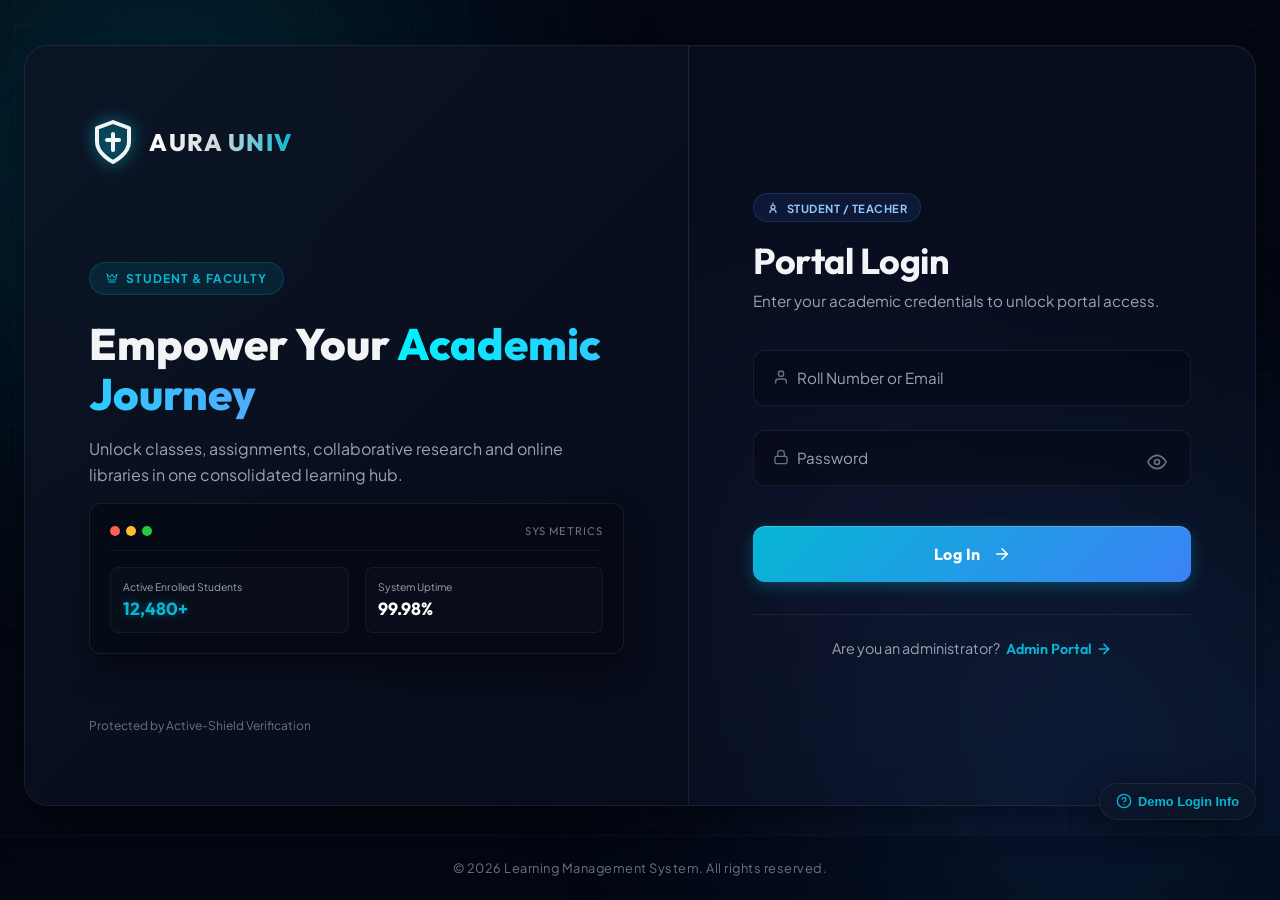
<file: index.html>
<!DOCTYPE html>
<html lang="en">
<head>
  <meta charset="UTF-8">
  <meta name="viewport" content="width=device-width, initial-scale=1.0">
  <meta name="description" content="Access your personalized Student Learning Management System (LMS) workspace. Connect with courses, tracking, and university updates.">
  <title>Aura University LMS - Student Portal</title>
  <link rel="stylesheet" href="css/style.css">
</head>
<body>

  <!-- Fullscreen Page Loader/Transition Overlay -->
  <div id="transition-overlay" class="page-transition-overlay"></div>

  <!-- Ambient Animated Gradient Particles -->
  <div class="bg-ambient">
    <div class="blob blob-1"></div>
    <div class="blob blob-2"></div>
    <div class="blob blob-3"></div>
  </div>
  <div class="bg-grid"></div>

  <!-- Main Login Workspace -->
  <main class="portal-container">
    <div id="login-container-card" class="portal-wrapper">
      
      <!-- Panel 1: Interactive University Branding & Info -->
      <section class="brand-panel">
        <div class="brand-bg-pattern"></div>
        
        <div class="brand-header">
          <div class="brand-logo-container">
            <!-- Modern University Shield Badge SVG -->
            <svg class="brand-logo-svg" xmlns="http://www.w3.org/2000/svg" viewBox="0 0 24 24" fill="none" stroke="currentColor" stroke-width="2" stroke-linecap="round" stroke-linejoin="round">
              <path d="M12 22s8-4 8-10V5l-8-3-8 3v7c0 6 8 10 8 10z"/>
              <path d="M12 8v8"/>
              <path d="M9 11h6"/>
            </svg>
            <span class="brand-logo-text">AURA UNIV</span>
          </div>
        </div>

        <div class="brand-body">
          <div class="brand-badge">
            <svg xmlns="http://www.w3.org/2000/svg" width="12" height="12" viewBox="0 0 24 24" fill="none" stroke="currentColor" stroke-width="2" stroke-linecap="round" stroke-linejoin="round"><path d="m2 4 3 12h14l3-12-6 7-4-7-4 7-6-7zm3 16h14"/></svg>
            Student & Faculty
          </div>
          <h1 class="brand-title">Empower Your <span>Academic Journey</span></h1>
          <p class="brand-desc">Unlock classes, assignments, collaborative research and online libraries in one consolidated learning hub.</p>
          
          <!-- Interactive Mock Stats Dashboard -->
          <div class="brand-ui-mockup">
            <div class="mockup-header">
              <div class="mockup-dots">
                <span class="mockup-dot"></span>
                <span class="mockup-dot"></span>
                <span class="mockup-dot"></span>
              </div>
              <span class="mockup-title">Sys Metrics</span>
            </div>
            <div class="mockup-stats">
              <div class="mockup-stat-card">
                <span class="stat-label">Active Enrolled Students</span>
                <span class="stat-value cyan-glow">12,480+</span>
              </div>
              <div class="mockup-stat-card">
                <span class="stat-label">System Uptime</span>
                <span class="stat-value">99.98%</span>
              </div>
            </div>
          </div>
        </div>

        <div class="brand-footer">
          <p class="brand-footer-text">Protected by Active-Shield Verification</p>
        </div>
      </section>

      <!-- Panel 2: Portal Login Form -->
      <section class="form-panel">
        <header class="form-header">
          <div class="role-badge-pill">
            <svg xmlns="http://www.w3.org/2000/svg" width="12" height="12" viewBox="0 0 24 24" fill="none" stroke="currentColor" stroke-width="2.5" stroke-linecap="round" stroke-linejoin="round"><path d="M18 21a6 6 0 0 0-12 0"/><circle cx="12" cy="10" r="4"/><path d="M12 2v2"/></svg>
            Student / Teacher
          </div>
          <h2 class="form-title">Portal Login</h2>
          <p class="form-subtitle">Enter your academic credentials to unlock portal access.</p>
        </header>

        <form id="student-login-form" class="login-form" novalidate>
          
          <!-- Input Field: Roll Number or Email -->
          <div class="form-group">
            <input type="text" id="student-identifier" name="identifier" class="form-input" placeholder=" " required autocomplete="username">
            <label for="student-identifier" class="form-label">
              <!-- Inline User/File icon -->
              <svg class="form-label-icon" xmlns="http://www.w3.org/2000/svg" viewBox="0 0 24 24" fill="none" stroke="currentColor" stroke-width="2" stroke-linecap="round" stroke-linejoin="round">
                <path d="M20 21v-2a4 4 0 0 0-4-4H8a4 4 0 0 0-4 4v2"/>
                <circle cx="12" cy="7" r="4"/>
              </svg>
              Roll Number or Email
            </label>
          </div>

          <!-- Input Field: Password -->
          <div class="form-group">
            <input type="password" id="student-password" name="password" class="form-input has-eye" placeholder=" " required autocomplete="current-password">
            <label for="student-password" class="form-label">
              <!-- Inline Lock icon -->
              <svg class="form-label-icon" xmlns="http://www.w3.org/2000/svg" viewBox="0 0 24 24" fill="none" stroke="currentColor" stroke-width="2" stroke-linecap="round" stroke-linejoin="round">
                <rect x="3" y="11" width="18" height="11" rx="2" ry="2"/>
                <path d="M7 11V7a5 5 0 0 1 10 0v4"/>
              </svg>
              Password
            </label>
            <button type="button" id="password-toggle" class="password-toggle-btn" aria-label="Toggle Password Visibility">
              <!-- Eye open icon (default) -->
              <svg xmlns="http://www.w3.org/2000/svg" viewBox="0 0 24 24" fill="none" stroke="currentColor" stroke-width="2" stroke-linecap="round" stroke-linejoin="round">
                <path d="M1 12s4-8 11-8 11 8 11 8-4 8-11 8-11-8-11-8z"/>
                <circle cx="12" cy="12" r="3"/>
              </svg>
            </button>
            <div id="caps-lock-warning" class="caps-lock-warning">
              <svg xmlns="http://www.w3.org/2000/svg" viewBox="0 0 24 24" fill="none" stroke="currentColor" stroke-width="2" stroke-linecap="round" stroke-linejoin="round">
                <path d="m21.73 18-8-14a2 2 0 0 0-3.48 0l-8 14A2 2 0 0 0 4 21h16a2 2 0 0 0 1.73-3Z"/>
                <line x1="12" y1="9" x2="12" y2="13"/>
                <line x1="12" y1="17" x2="12.01" y2="17"/>
              </svg>
              Caps Lock is enabled
            </div>
          </div>

          <!-- Submit Button -->
          <button type="submit" id="submit-login" class="submit-btn" aria-label="Log in to portal">
            <span class="submit-btn-text">Log In</span>
            <!-- Arrow Right icon -->
            <svg class="submit-btn-icon" xmlns="http://www.w3.org/2000/svg" viewBox="0 0 24 24" fill="none" stroke="currentColor" stroke-width="2" stroke-linecap="round" stroke-linejoin="round">
              <line x1="5" y1="12" x2="19" y2="12"/>
              <polyline points="12 5 19 12 12 19"/>
            </svg>
            <div class="btn-spinner"></div>
          </button>
        </form>

        <!-- Dynamic Page Switching -->
        <div class="role-switch-container">
          <p class="role-switch-text">
            Are you an administrator?
            <a href="admin.html" id="switch-to-admin" class="role-switch-link">
              Admin Portal
              <svg xmlns="http://www.w3.org/2000/svg" viewBox="0 0 24 24" fill="none" stroke="currentColor" stroke-width="2.5" stroke-linecap="round" stroke-linejoin="round">
                <line x1="5" y1="12" x2="19" y2="12"/>
                <polyline points="12 5 19 12 12 19"/>
              </svg>
            </a>
          </p>
        </div>
      </section>
      
    </div>
  </main>

  <!-- Global Footer -->
  <footer class="portal-footer">
    <p class="portal-footer-text">&copy; 2026 Learning Management System. All rights reserved.</p>
  </footer>

  <!-- Toast Feedbacks -->
  <div id="toast-root" class="toast-container"></div>

  <!-- Shared behaviors & transitions script -->
  <script src="js/app.js"></script>
</body>
</html>
</file>
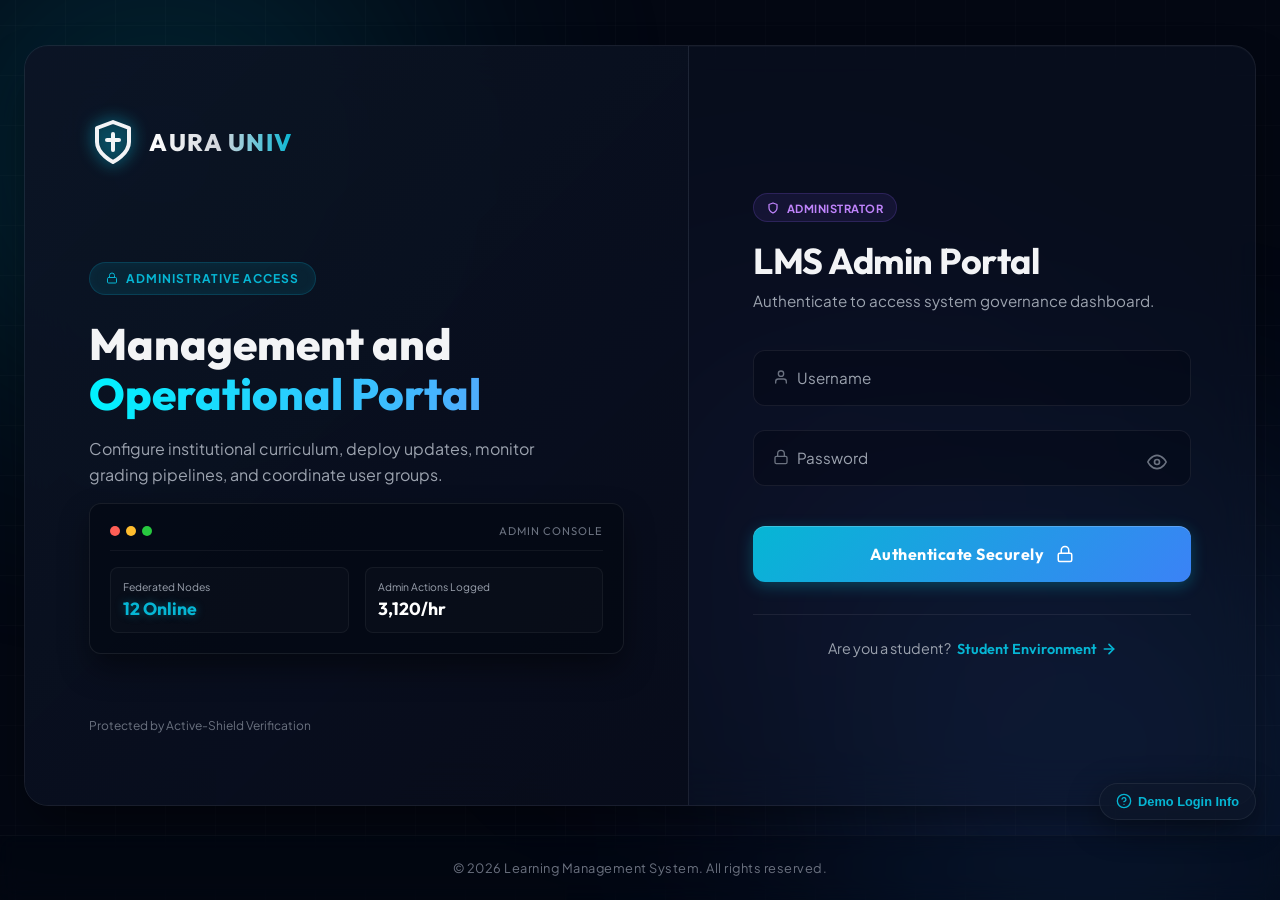
<file: admin.html>
<!DOCTYPE html>
<html lang="en">
<head>
  <meta charset="UTF-8">
  <meta name="viewport" content="width=device-width, initial-scale=1.0">
  <meta name="description" content="Access the secure University Administrative Control Panel. Manage courses, monitor analytics, and maintain system policies.">
  <title>Aura University LMS - Admin Portal</title>
  <link rel="stylesheet" href="css/style.css">
</head>
<body>

  <!-- Fullscreen Page Loader/Transition Overlay -->
  <div id="transition-overlay" class="page-transition-overlay"></div>

  <!-- Ambient Animated Gradient Particles -->
  <div class="bg-ambient">
    <div class="blob blob-1"></div>
    <div class="blob blob-2"></div>
    <div class="blob blob-3"></div>
  </div>
  <div class="bg-grid"></div>

  <!-- Main Login Workspace -->
  <main class="portal-container">
    <div id="login-container-card" class="portal-wrapper">
      
      <!-- Panel 1: Interactive University Branding & Info -->
      <section class="brand-panel">
        <div class="brand-bg-pattern"></div>
        
        <div class="brand-header">
          <div class="brand-logo-container">
            <!-- Modern University Shield Badge SVG -->
            <svg class="brand-logo-svg" xmlns="http://www.w3.org/2000/svg" viewBox="0 0 24 24" fill="none" stroke="currentColor" stroke-width="2" stroke-linecap="round" stroke-linejoin="round">
              <path d="M12 22s8-4 8-10V5l-8-3-8 3v7c0 6 8 10 8 10z"/>
              <path d="M12 8v8"/>
              <path d="M9 11h6"/>
            </svg>
            <span class="brand-logo-text">AURA UNIV</span>
          </div>
        </div>

        <div class="brand-body">
          <div class="brand-badge">
            <svg xmlns="http://www.w3.org/2000/svg" width="12" height="12" viewBox="0 0 24 24" fill="none" stroke="currentColor" stroke-width="2" stroke-linecap="round" stroke-linejoin="round"><rect x="3" y="11" width="18" height="11" rx="2" ry="2"/><path d="M7 11V7a5 5 0 0 1 10 0v4"/></svg>
            Administrative Access
          </div>
          <h1 class="brand-title">Management and <span>Operational Portal</span></h1>
          <p class="brand-desc">Configure institutional curriculum, deploy updates, monitor grading pipelines, and coordinate user groups.</p>
          
          <!-- Interactive Mock Stats Dashboard (Alternative stats for admins) -->
          <div class="brand-ui-mockup">
            <div class="mockup-header">
              <div class="mockup-dots">
                <span class="mockup-dot"></span>
                <span class="mockup-dot"></span>
                <span class="mockup-dot"></span>
              </div>
              <span class="mockup-title">Admin Console</span>
            </div>
            <div class="mockup-stats">
              <div class="mockup-stat-card">
                <span class="stat-label">Federated Nodes</span>
                <span class="stat-value cyan-glow">12 Online</span>
              </div>
              <div class="mockup-stat-card">
                <span class="stat-label">Admin Actions Logged</span>
                <span class="stat-value">3,120/hr</span>
              </div>
            </div>
          </div>
        </div>

        <div class="brand-footer">
          <p class="brand-footer-text">Protected by Active-Shield Verification</p>
        </div>
      </section>

      <!-- Panel 2: Admin Login Form -->
      <section class="form-panel">
        <header class="form-header">
          <div class="role-badge-pill admin">
            <svg xmlns="http://www.w3.org/2000/svg" width="12" height="12" viewBox="0 0 24 24" fill="none" stroke="currentColor" stroke-width="2.5" stroke-linecap="round" stroke-linejoin="round"><path d="M12 22s8-4 8-10V5l-8-3-8 3v7c0 6 8 10 8 10z"/></svg>
            Administrator
          </div>
          <h2 class="form-title">LMS Admin Portal</h2>
          <p class="form-subtitle">Authenticate to access system governance dashboard.</p>
        </header>

        <form id="admin-login-form" class="login-form" novalidate>
          
          <!-- Input Field: Username -->
          <div class="form-group">
            <input type="text" id="admin-username" name="username" class="form-input" placeholder=" " required autocomplete="username">
            <label for="admin-username" class="form-label">
              <!-- Inline User icon -->
              <svg class="form-label-icon" xmlns="http://www.w3.org/2000/svg" viewBox="0 0 24 24" fill="none" stroke="currentColor" stroke-width="2" stroke-linecap="round" stroke-linejoin="round">
                <path d="M20 21v-2a4 4 0 0 0-4-4H8a4 4 0 0 0-4 4v2"/>
                <circle cx="12" cy="7" r="4"/>
              </svg>
              Username
            </label>
          </div>

          <!-- Input Field: Password -->
          <div class="form-group">
            <input type="password" id="admin-password" name="password" class="form-input has-eye" placeholder=" " required autocomplete="current-password">
            <label for="admin-password" class="form-label">
              <!-- Inline Shield Lock icon -->
              <svg class="form-label-icon" xmlns="http://www.w3.org/2000/svg" viewBox="0 0 24 24" fill="none" stroke="currentColor" stroke-width="2" stroke-linecap="round" stroke-linejoin="round">
                <rect x="3" y="11" width="18" height="11" rx="2" ry="2"/>
                <path d="M7 11V7a5 5 0 0 1 10 0v4"/>
              </svg>
              Password
            </label>
            <button type="button" id="password-toggle" class="password-toggle-btn" aria-label="Toggle Password Visibility">
              <!-- Eye open icon (default) -->
              <svg xmlns="http://www.w3.org/2000/svg" viewBox="0 0 24 24" fill="none" stroke="currentColor" stroke-width="2" stroke-linecap="round" stroke-linejoin="round">
                <path d="M1 12s4-8 11-8 11 8 11 8-4 8-11 8-11-8-11-8z"/>
                <circle cx="12" cy="12" r="3"/>
              </svg>
            </button>
            <div id="caps-lock-warning" class="caps-lock-warning">
              <svg xmlns="http://www.w3.org/2000/svg" viewBox="0 0 24 24" fill="none" stroke="currentColor" stroke-width="2" stroke-linecap="round" stroke-linejoin="round">
                <path d="m21.73 18-8-14a2 2 0 0 0-3.48 0l-8 14A2 2 0 0 0 4 21h16a2 2 0 0 0 1.73-3Z"/>
                <line x1="12" y1="9" x2="12" y2="13"/>
                <line x1="12" y1="17" x2="12.01" y2="17"/>
              </svg>
              Caps Lock is enabled
            </div>
          </div>

          <!-- Submit Button -->
          <button type="submit" id="submit-login" class="submit-btn" aria-label="Log in to admin portal">
            <span class="submit-btn-text">Authenticate Securely</span>
            <!-- Security Key icon -->
            <svg class="submit-btn-icon" xmlns="http://www.w3.org/2000/svg" viewBox="0 0 24 24" fill="none" stroke="currentColor" stroke-width="2" stroke-linecap="round" stroke-linejoin="round">
              <rect x="3" y="11" width="18" height="11" rx="2" ry="2"/>
              <path d="M7 11V7a5 5 0 0 1 10 0v4"/>
            </svg>
            <div class="btn-spinner"></div>
          </button>
        </form>

        <!-- Dynamic Page Switching -->
        <div class="role-switch-container">
          <p class="role-switch-text">
            Are you a student?
            <a href="index.html" id="switch-to-student" class="role-switch-link">
              Student Environment
              <svg xmlns="http://www.w3.org/2000/svg" viewBox="0 0 24 24" fill="none" stroke="currentColor" stroke-width="2.5" stroke-linecap="round" stroke-linejoin="round">
                <line x1="5" y1="12" x2="19" y2="12"/>
                <polyline points="12 5 19 12 12 19"/>
              </svg>
            </a>
          </p>
        </div>
      </section>
      
    </div>
  </main>

  <!-- Global Footer -->
  <footer class="portal-footer">
    <p class="portal-footer-text">&copy; 2026 Learning Management System. All rights reserved.</p>
  </footer>

  <!-- Toast Feedbacks -->
  <div id="toast-root" class="toast-container"></div>

  <!-- Shared behaviors & transitions script -->
  <script src="js/app.js"></script>
</body>
</html>
</file>
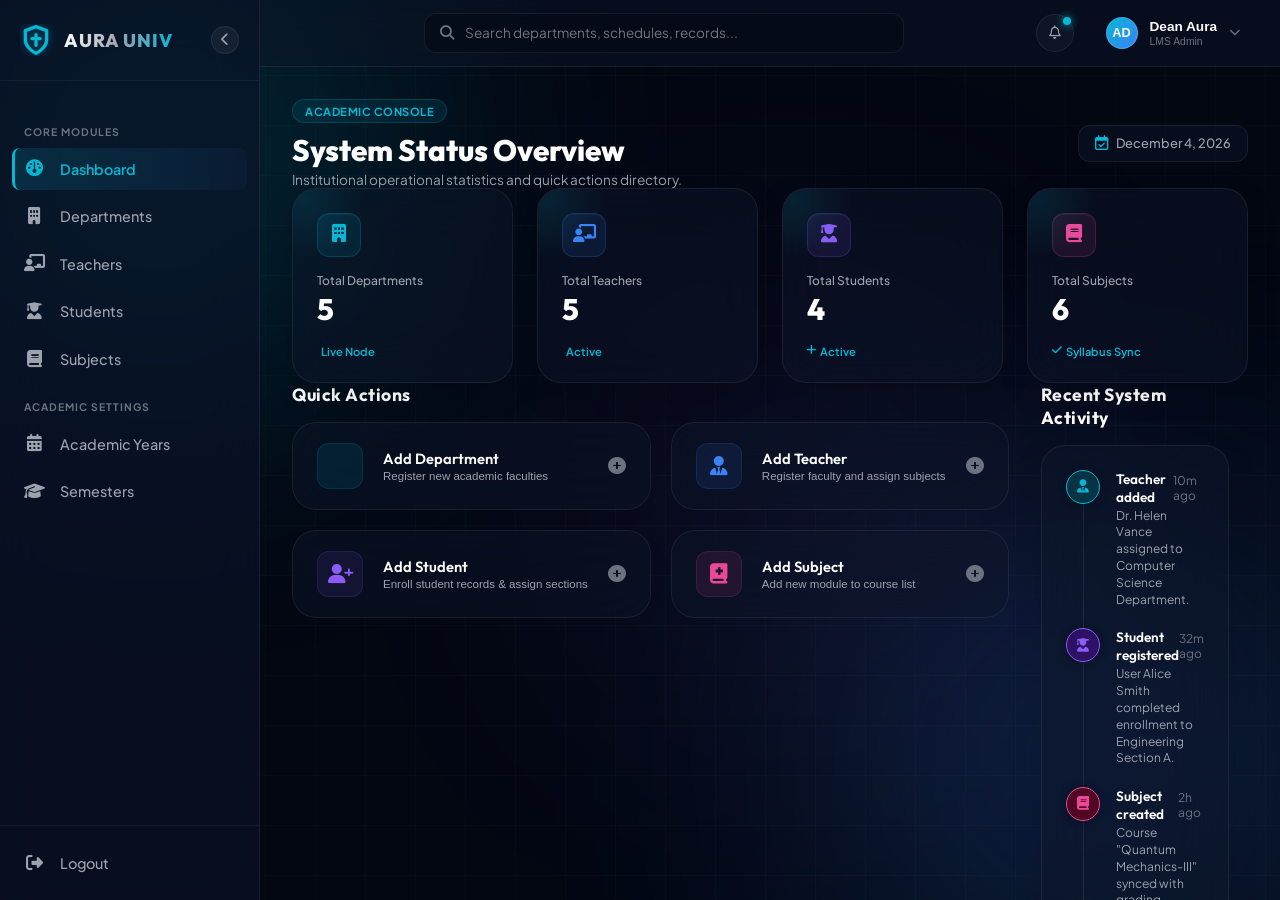
<file: dashboard.html>
<!DOCTYPE html>
<html lang="en">
<head>
  <meta charset="UTF-8">
  <meta name="viewport" content="width=device-width, initial-scale=1.0">
  <meta name="description" content="Aura University Learning Management System (LMS) Administration Controls Dashboard.">
  <title>Aura University LMS - Console Board</title>
  <!-- Font Awesome Icons -->
  <link rel="stylesheet" href="https://cdnjs.cloudflare.com/ajax/libs/font-awesome/6.4.0/css/all.min.css">
  <!-- Shared Style + Dashboard style -->
  <link rel="stylesheet" href="css/style.css">
  <link rel="stylesheet" href="css/dashboard.css">
</head>
<body>

  <!-- Fullscreen Transition Overlay -->
  <div id="transition-overlay" class="page-transition-overlay"></div>

  <!-- Ambient Animated Background -->
  <div class="bg-ambient">
    <div class="blob blob-1"></div>
    <div class="blob blob-2"></div>
    <div class="blob blob-3"></div>
  </div>
  <div class="bg-grid"></div>

  <!-- Main Dashboard Grid Layout -->
  <div class="dashboard-wrapper">
    
    <!-- Sidebar Navigation -->
    <aside id="sidebar" class="sidebar">
      <div class="sidebar-header">
        <div class="sidebar-logo">
          <svg class="logo-icon" xmlns="http://www.w3.org/2000/svg" viewBox="0 0 24 24" fill="none" stroke="currentColor" stroke-width="2.5" stroke-linecap="round" stroke-linejoin="round">
            <path d="M12 22s8-4 8-10V5l-8-3-8 3v7c0 6 8 10 8 10z"/>
            <path d="M12 8v8"/>
            <path d="M9 11h6"/>
          </svg>
          <span class="logo-text">AURA UNIV</span>
        </div>
        <button id="sidebar-collapse-btn" class="sidebar-collapse-btn" aria-label="Collapse sidebar">
          <i class="fa-solid fa-chevron-left"></i>
        </button>
      </div>

      <nav class="sidebar-nav" id="sidebar-nav-container">
        <span class="nav-section-title">Core Modules</span>
        <ul class="nav-links">
          <li class="nav-item active">
            <a href="#" class="nav-link">
              <i class="fa-solid fa-gauge"></i>
              <span class="nav-text">Dashboard</span>
            </a>
          </li>
          <li class="nav-item">
            <a href="#" class="nav-link">
              <i class="fa-solid fa-building"></i>
              <span class="nav-text">Departments</span>
            </a>
          </li>
          <li class="nav-item">
            <a href="#" class="nav-link">
              <i class="fa-solid fa-chalkboard-user"></i>
              <span class="nav-text">Teachers</span>
            </a>
          </li>
          <li class="nav-item">
            <a href="#" class="nav-link">
              <i class="fa-solid fa-user-graduate"></i>
              <span class="nav-text">Students</span>
            </a>
          </li>
          <li class="nav-item">
            <a href="#" class="nav-link">
              <i class="fa-solid fa-book"></i>
              <span class="nav-text">Subjects</span>
            </a>
          </li>
        </ul>

        <span class="nav-section-title">Academic Settings</span>
        <ul class="nav-links">
          <li class="nav-item">
            <a href="#" class="nav-link">
              <i class="fa-solid fa-calendar-days"></i>
              <span class="nav-text">Academic Years</span>
            </a>
          </li>
          <li class="nav-item">
            <a href="#" class="nav-link">
              <i class="fa-solid fa-graduation-cap"></i>
              <span class="nav-text">Semesters</span>
            </a>
          </li>
        </ul>
      </nav>

      <div class="sidebar-footer">
        <ul class="nav-links">
          <li class="nav-item logout">
            <a href="#" id="logout-trigger" class="nav-link">
              <i class="fa-solid fa-right-from-bracket"></i>
              <span class="nav-text">Logout</span>
            </a>
          </li>
        </ul>
      </div>
    </aside>

    <!-- Main Workspace -->
    <div id="main-content" class="main-content">
      
      <!-- Top Navigation Bar -->
      <header class="top-navbar">
        <div class="nav-left">
          <button id="mobile-sidebar-toggle" class="mobile-sidebar-toggle" aria-label="Toggle Sidebar Menu">
            <i class="fa-solid fa-bars"></i>
          </button>
          <div class="top-nav-logo">
            <svg class="logo-icon" xmlns="http://www.w3.org/2000/svg" viewBox="0 0 24 24" fill="none" stroke="currentColor" stroke-width="2">
              <path d="M12 22s8-4 8-10V5l-8-3-8 3v7c0 6 8 10 8 10z"/>
            </svg>
            <span class="logo-text">LMS Console</span>
          </div>
        </div>

        <div class="nav-center">
          <div class="search-bar-container">
            <i class="fa-solid fa-magnifying-glass search-icon"></i>
            <input type="text" id="search-input" class="search-input" placeholder="Search departments, schedules, records...">
          </div>
        </div>

        <div class="nav-right">
          <!-- Notification Bell -->
          <div class="notification-wrapper">
            <button id="notification-btn" class="nav-icon-btn" aria-label="Notifications">
              <i class="fa-regular fa-bell"></i>
              <span class="notification-badge"></span>
            </button>
            <div id="notification-dropdown" class="notification-dropdown">
              <div class="dropdown-header">
                <h5>Notifications</h5>
                <button class="clear-notifications-btn">Mark read</button>
              </div>
              <ul class="notification-list">
                <li class="notification-item unread">
                  <div class="notification-dot"></div>
                  <div class="notification-content">
                    <p>New academic semester registration has started.</p>
                    <span>10 minutes ago</span>
                  </div>
                </li>
                <li class="notification-item unread">
                  <div class="notification-dot"></div>
                  <div class="notification-content">
                    <p>Standard backups successfully generated.</p>
                    <span>1 hour ago</span>
                  </div>
                </li>
              </ul>
            </div>
          </div>

          <!-- User Profile Dropdown -->
          <div class="user-profile-wrapper">
            <button id="profile-dropdown-btn" class="profile-nav-btn">
              <div id="profile-avatar-container" class="profile-avatar">
                <!-- SVG initials or letters are dynamically rendered here -->
                <span id="profile-initials">AD</span>
              </div>
              <div class="profile-name-details">
                <span id="profile-username" class="profile-username">Dean Aura</span>
                <span id="profile-role" class="profile-role">LMS Admin</span>
              </div>
              <i class="fa-solid fa-chevron-down caret-icon"></i>
            </button>
            <div id="profile-dropdown" class="profile-dropdown-card">
              <div class="profile-info-header">
                <p id="profile-drop-username">Dean Aura</p>
                <span id="profile-drop-role">Administrator</span>
              </div>
              <ul class="profile-dropdown-links">
                <li><a href="#"><i class="fa-regular fa-user"></i> My Profile</a></li>
                <li><a href="#"><i class="fa-solid fa-gear"></i> System Settings</a></li>
                <li class="dropdown-divider"></li>
                <li><a href="#" id="profile-logout-btn" class="logout-link"><i class="fa-solid fa-right-from-bracket"></i> Sign Out</a></li>
              </ul>
            </div>
          </div>
        </div>
      </header>

      <!-- Main Operational Console Panel -->
      <main class="console-body">
        <div id="console-view-wrapper" class="console-view-wrapper">
        
        <!-- Welcome Jumbotron -->
        <section class="welcome-section">
          <div class="welcome-text">
            <span class="subtitle-badge">Academic Console</span>
            <h2 class="welcome-title">System Status Overview</h2>
            <p class="welcome-desc">Institutional operational statistics and quick actions directory.</p>
          </div>
          <div class="welcome-date" id="live-date">
            <i class="fa-regular fa-calendar-check"></i>
            July 5, 2026
          </div>
        </section>

        <!-- Four Main Statistics Cards -->
        <section class="stats-grid" id="stats-grid-container">
          <div class="stat-card">
            <div class="stat-card-glow"></div>
            <div class="stat-icon-wrapper cyan">
              <i class="fa-solid fa-building"></i>
            </div>
            <div class="stat-info">
              <span class="stat-label">Total Departments</span>
              <h3 class="stat-value">12</h3>
            </div>
            <div class="stat-percentage positive">
              <i class="fa-solid fa-arrow-up-right"></i>
              <span>Live Node</span>
            </div>
          </div>

          <div class="stat-card">
            <div class="stat-card-glow"></div>
            <div class="stat-icon-wrapper blue">
              <i class="fa-solid fa-chalkboard-user"></i>
            </div>
            <div class="stat-info">
              <span class="stat-label">Total Teachers</span>
              <h3 class="stat-value">148</h3>
            </div>
            <div class="stat-percentage positive">
              <i class="fa-solid fa-arrow-up-right"></i>
              <span>Active</span>
            </div>
          </div>

          <div class="stat-card">
            <div class="stat-card-glow"></div>
            <div class="stat-icon-wrapper purple">
              <i class="fa-solid fa-user-graduate"></i>
            </div>
            <div class="stat-info">
              <span class="stat-label">Total Students</span>
              <h3 class="stat-value">3,842</h3>
            </div>
            <div class="stat-percentage positive">
              <i class="fa-solid fa-plus"></i>
              <span>24 New</span>
            </div>
          </div>

          <div class="stat-card">
            <div class="stat-card-glow"></div>
            <div class="stat-icon-wrapper pink">
              <i class="fa-solid fa-book"></i>
            </div>
            <div class="stat-info">
              <span class="stat-label">Total Subjects</span>
              <h3 class="stat-value">280</h3>
            </div>
            <div class="stat-percentage positive">
              <i class="fa-solid fa-check"></i>
              <span>Syllabus Sync</span>
            </div>
          </div>
        </section>

        <!-- Lower Section Content: Quick Actions & Log Activities -->
        <div class="actions-activities-layout">
          
          <!-- Column 1: Quick Actions Cards -->
          <section class="ops-section">
            <h4 class="section-heading">Quick Actions</h4>
            <div class="quick-actions-grid" id="quick-actions-container">
              
              <button class="action-card" data-action="Add Department">
                <div class="action-icon-box cyan">
                  <i class="fa-solid fa-building-circle-plus"></i>
                </div>
                <div class="action-details">
                  <h5>Add Department</h5>
                  <p>Register new academic faculties</p>
                </div>
                <i class="fa-solid fa-circle-plus action-add-btn"></i>
              </button>

              <button class="action-card" data-action="Add Teacher">
                <div class="action-icon-box blue">
                  <i class="fa-solid fa-user-tie"></i>
                </div>
                <div class="action-details">
                  <h5>Add Teacher</h5>
                  <p>Register faculty and assign subjects</p>
                </div>
                <i class="fa-solid fa-circle-plus action-add-btn"></i>
              </button>

              <button class="action-card" data-action="Add Student">
                <div class="action-icon-box purple">
                  <i class="fa-solid fa-user-plus"></i>
                </div>
                <div class="action-details">
                  <h5>Add Student</h5>
                  <p>Enroll student records & assign sections</p>
                </div>
                <i class="fa-solid fa-circle-plus action-add-btn"></i>
              </button>

              <button class="action-card" data-action="Add Subject">
                <div class="action-icon-box pink">
                  <i class="fa-solid fa-book-medical"></i>
                </div>
                <div class="action-details">
                  <h5>Add Subject</h5>
                  <p>Add new module to course list</p>
                </div>
                <i class="fa-solid fa-circle-plus action-add-btn"></i>
              </button>

            </div>
          </section>

          <!-- Column 2: Recent Activity Timeline -->
          <section class="activity-section">
            <h4 class="section-heading">Recent System Activity</h4>
            <div class="activity-card">
              <ul class="activity-timeline" id="activity-timeline-container">
                
                <li class="activity-timeline-item">
                  <div class="activity-icon-badge color-cyan">
                    <i class="fa-solid fa-user-tie"></i>
                  </div>
                  <div class="activity-content">
                    <div class="activity-meta">
                      <h6>Teacher added</h6>
                      <span class="activity-time">10m ago</span>
                    </div>
                    <p>Dr. Helen Vance assigned to Computer Science Department.</p>
                  </div>
                </li>

                <li class="activity-timeline-item">
                  <div class="activity-icon-badge color-purple">
                    <i class="fa-solid fa-user-graduate"></i>
                  </div>
                  <div class="activity-content">
                    <div class="activity-meta">
                      <h6>Student registered</h6>
                      <span class="activity-time">32m ago</span>
                    </div>
                    <p>User Alice Smith completed enrollment to Engineering Section A.</p>
                  </div>
                </li>

                <li class="activity-timeline-item">
                  <div class="activity-icon-badge color-pink">
                    <i class="fa-solid fa-book"></i>
                  </div>
                  <div class="activity-content">
                    <div class="activity-meta">
                      <h6>Subject created</h6>
                      <span class="activity-time">2h ago</span>
                    </div>
                    <p>Course "Quantum Mechanics-III" synced with grading structures.</p>
                  </div>
                </li>

              </ul>
            </div>
          </section>

        </div>
        </div>

      </main>

      <!-- Dashboard Footer -->
      <footer class="portal-footer">
        <p class="portal-footer-text">&copy; 2026 Learning Management System. All rights reserved.</p>
      </footer>

    </div>

  </div>

  <!-- Toast Popup system -->
  <div id="toast-root" class="toast-container"></div>

  <!-- Dashboard interactive JavaScript -->
  <script src="js/dashboard.js"></script>
</body>
</html>
</file>
<file: css/style.css>
@import url('https://fonts.googleapis.com/css2?family=Outfit:wght@300;400;500;600;700;800&family=Plus+Jakarta+Sans:wght@300;400;500;600;700&display=swap');

/* Dynamic Design Tokens */
:root {
  --font-heading: 'Outfit', sans-serif;
  --font-body: 'Plus Jakarta Sans', sans-serif;

  --color-bg: #030712;
  --color-secondary-bg: #0b1329;
  
  --accent-cyan: #06b6d4;
  --accent-cyan-hover: #0891b2;
  --accent-blue: #3b82f6;
  --accent-purple: #8b5cf6;
  
  --text-primary: #f3f4f6;
  --text-secondary: #9ca3af;
  --text-muted: #6b7280;
  
  --glass-bg: rgba(15, 23, 42, 0.45);
  --glass-border: rgba(255, 255, 255, 0.07);
  --glass-highlight: rgba(255, 255, 255, 0.03);
  --glass-shadow: rgba(0, 0, 0, 0.5);
  
  --transition-fast: 0.2s cubic-bezier(0.4, 0, 0.2, 1);
  --transition-normal: 0.4s cubic-bezier(0.4, 0, 0.2, 1);
  --transition-slow: 0.8s cubic-bezier(0.4, 0, 0.2, 1);
  
  --border-radius-lg: 24px;
  --border-radius-md: 12px;
  --border-radius-sm: 8px;
}

/* Reset styles */
* {
  box-sizing: border-box;
  margin: 0;
  padding: 0;
}

body {
  font-family: var(--font-body);
  background-color: var(--color-bg);
  color: var(--text-primary);
  min-height: 100vh;
  overflow-x: hidden;
  display: flex;
  flex-direction: column;
  justify-content: space-between;
  position: relative;
}

/* Ambient Background Blobs */
.bg-ambient {
  position: fixed;
  top: 0;
  left: 0;
  right: 0;
  bottom: 0;
  z-index: -2;
  overflow: hidden;
  pointer-events: none;
}

.blob {
  position: absolute;
  border-radius: 50%;
  filter: blur(140px);
  opacity: 0.45;
  animation: float ease-in-out infinite alternate;
}

.blob-1 {
  width: 45vw;
  height: 45vw;
  background: radial-gradient(circle, var(--accent-cyan) 0%, rgba(6, 182, 212, 0) 70%);
  top: -15%;
  left: -10%;
  animation-duration: 25s;
}

.blob-2 {
  width: 50vw;
  height: 50vw;
  background: radial-gradient(circle, var(--accent-blue) 0%, rgba(59, 130, 246, 0) 70%);
  bottom: -20%;
  right: -10%;
  animation-duration: 30s;
}

.blob-3 {
  width: 35vw;
  height: 35vw;
  background: radial-gradient(circle, var(--accent-purple) 0%, rgba(139, 92, 246, 0) 70%);
  top: 30%;
  left: 45%;
  animation-duration: 20s;
  opacity: 0.25;
}

@keyframes float {
  0% {
    transform: translate(0, 0) scale(1) rotate(0deg);
  }
  100% {
    transform: translate(8%, 10%) scale(1.15) rotate(180deg);
  }
}

/* Grid & Geometric Overlay */
.bg-grid {
  position: fixed;
  top: 0;
  left: 0;
  width: 100%;
  height: 100%;
  background-image: 
    linear-gradient(rgba(255, 255, 255, 0.015) 1px, transparent 1px),
    linear-gradient(90deg, rgba(255, 255, 255, 0.015) 1px, transparent 1px);
  background-size: 50px 50px;
  background-position: center center;
  z-index: -1;
  pointer-events: none;
}

/* Full Screen Transition Overlay */
.page-transition-overlay {
  position: fixed;
  top: 0;
  left: 0;
  width: 100%;
  height: 100%;
  background-color: var(--color-bg);
  z-index: 9999;
  pointer-events: none;
  opacity: 1;
  transition: opacity var(--transition-normal) ease;
}

.page-transition-overlay.fade-out {
  opacity: 0;
}

/* Main Layout: Split Screen Container */
.portal-container {
  display: flex;
  min-height: 90vh; /* space for footer */
  width: 100%;
  max-width: 1400px;
  margin: 0 auto;
  padding: 2.5rem 1.5rem 1.5rem;
  align-items: center;
  justify-content: center;
  flex-grow: 1;
}

.portal-wrapper {
  display: flex;
  width: 100%;
  background: var(--glass-bg);
  backdrop-filter: blur(25px);
  -webkit-backdrop-filter: blur(25px);
  border: 1px solid var(--glass-border);
  border-radius: var(--border-radius-lg);
  box-shadow: 
    0 25px 50px -12px var(--glass-shadow),
    inset 0 1px 1px var(--glass-highlight);
  overflow: hidden;
  transition: transform var(--transition-normal), box-shadow var(--transition-normal);
}

.portal-wrapper:hover {
  box-shadow: 
    0 30px 60px -10px rgba(0, 0, 0, 0.6),
    0 0 40px rgba(6, 182, 212, 0.08),
    inset 0 1px 1px rgba(255, 255, 255, 0.05);
}

/* Panel 1: Info/Branding Graphic Panel (Left) */
.brand-panel {
  flex: 1.1;
  padding: 4.5rem 4rem;
  display: flex;
  flex-direction: column;
  justify-content: space-between;
  position: relative;
  overflow: hidden;
  background: linear-gradient(135deg, rgba(15, 23, 42, 0.8) 0%, rgba(8, 14, 28, 0.9) 100%);
  border-right: 1px solid var(--glass-border);
}

.brand-bg-pattern {
  position: absolute;
  top: 0;
  left: 0;
  width: 100%;
  height: 100%;
  opacity: 0.15;
  background-image: radial-gradient(var(--accent-cyan) 0.5px, transparent 0.5px), radial-gradient(var(--accent-cyan) 0.5px, var(--color-bg) 0.5px);
  background-size: 20px 20px;
  background-position: 0 0, 10px 10px;
  pointer-events: none;
  z-index: 0;
}

.brand-header {
  position: relative;
  z-index: 1;
}

.brand-logo-container {
  display: flex;
  align-items: center;
  gap: 0.75rem;
  margin-bottom: 2rem;
}

.brand-logo-svg {
  width: 48px;
  height: 48px;
  filter: drop-shadow(0 0 8px var(--accent-cyan));
  animation: logo-glow 4s ease-in-out infinite alternate;
}

@keyframes logo-glow {
  0% {
    filter: drop-shadow(0 0 4px rgba(6, 182, 212, 0.4));
  }
  100% {
    filter: drop-shadow(0 0 12px rgba(6, 182, 212, 0.8)) drop-shadow(0 0 20px rgba(59, 130, 246, 0.3));
  }
}

.brand-logo-text {
  font-family: var(--font-heading);
  font-weight: 800;
  font-size: 1.5rem;
  letter-spacing: 1.5px;
  background: linear-gradient(to right, #ffffff, #d1d5db, var(--accent-cyan));
  -webkit-background-clip: text;
  -webkit-text-fill-color: transparent;
}

.brand-body {
  position: relative;
  z-index: 1;
  margin: 4rem 0;
}

.brand-badge {
  display: inline-flex;
  align-items: center;
  gap: 0.5rem;
  padding: 0.5rem 1rem;
  border-radius: 9999px;
  background: rgba(6, 182, 212, 0.1);
  border: 1px solid rgba(6, 182, 212, 0.2);
  color: var(--accent-cyan);
  font-size: 0.75rem;
  font-weight: 700;
  text-transform: uppercase;
  letter-spacing: 1px;
  margin-bottom: 1.5rem;
  box-shadow: inset 0 0 10px rgba(6, 182, 212, 0.05);
}

.brand-title {
  font-family: var(--font-heading);
  font-size: 2.75rem;
  font-weight: 800;
  line-height: 1.15;
  color: var(--text-primary);
  margin-bottom: 1rem;
}

.brand-title span {
  background: linear-gradient(to right, #00f2fe, #4facfe);
  -webkit-background-clip: text;
  -webkit-text-fill-color: transparent;
}

.brand-desc {
  font-size: 1rem;
  line-height: 1.6;
  color: var(--text-secondary);
  max-width: 480px;
}

/* Beautiful simulated Dashboard Snippet for branding */
.brand-ui-mockup {
  position: relative;
  background: rgba(3, 7, 18, 0.6);
  border: 1px solid rgba(255, 255, 255, 0.08);
  border-radius: var(--border-radius-md);
  padding: 1.25rem;
  box-shadow: 0 15px 30px rgba(0,0,0,0.4);
  width: 100%;
  margin-top: 1rem;
  z-index: 1;
}

.mockup-header {
  display: flex;
  align-items: center;
  justify-content: space-between;
  margin-bottom: 1rem;
  padding-bottom: 0.75rem;
  border-bottom: 1px solid rgba(255, 255, 255, 0.05);
}

.mockup-dots {
  display: flex;
  gap: 6px;
}

.mockup-dot {
  width: 10px;
  height: 10px;
  border-radius: 50%;
  background: #ff5f56;
}
.mockup-dot:nth-child(2) { background: #ffbd2e; }
.mockup-dot:nth-child(3) { background: #27c93f; }

.mockup-title {
  font-size: 0.7rem;
  color: var(--text-muted);
  font-family: var(--font-heading);
  letter-spacing: 1px;
  text-transform: uppercase;
}

.mockup-stats {
  display: grid;
  grid-template-columns: 1fr 1fr;
  gap: 1rem;
}

.mockup-stat-card {
  background: rgba(255, 255, 255, 0.02);
  border: 1px solid rgba(255, 255, 255, 0.05);
  border-radius: var(--border-radius-sm);
  padding: 0.75rem;
  display: flex;
  flex-direction: column;
  gap: 0.25rem;
}

.stat-label {
  font-size: 0.65rem;
  color: var(--text-secondary);
}

.stat-value {
  font-size: 1.1rem;
  font-weight: 700;
  font-family: var(--font-heading);
  color: #fff;
}

.stat-value.cyan-glow {
  color: var(--accent-cyan);
  text-shadow: 0 0 10px rgba(6, 182, 212, 0.4);
}

.brand-footer {
  position: relative;
  z-index: 1;
}

.brand-footer-text {
  font-size: 0.75rem;
  color: var(--text-muted);
}

/* Panel 2: Login Form Panel (Right) */
.form-panel {
  flex: 0.9;
  padding: 4.5rem 4rem;
  display: flex;
  flex-direction: column;
  justify-content: center;
  position: relative;
}

.form-header {
  margin-bottom: 2.5rem;
}

.role-badge-pill {
  display: inline-flex;
  align-items: center;
  gap: 0.5rem;
  padding: 0.4rem 0.8rem;
  border-radius: 9999px;
  background: rgba(59, 130, 246, 0.1);
  border: 1px solid rgba(59, 130, 246, 0.2);
  color: #93c5fd;
  font-size: 0.7rem;
  font-weight: 700;
  text-transform: uppercase;
  letter-spacing: 0.5px;
  margin-bottom: 1rem;
}

.role-badge-pill.admin {
  background: rgba(139, 92, 246, 0.1);
  border: 1px solid rgba(139, 92, 246, 0.2);
  color: #c084fc;
}

.form-title {
  font-family: var(--font-heading);
  font-size: 2.25rem;
  font-weight: 700;
  color: var(--text-primary);
  margin-bottom: 0.5rem;
  letter-spacing: -0.5px;
}

.form-subtitle {
  font-size: 0.95rem;
  color: var(--text-secondary);
}

/* Elements: Form Layout */
.login-form {
  display: flex;
  flex-direction: column;
  gap: 1.5rem;
}

.form-group {
  position: relative;
  display: flex;
  flex-direction: column;
}

/* Custom Input Styling */
.form-input {
  width: 100%;
  padding: 1.1rem 1.25rem;
  font-family: var(--font-body);
  font-size: 0.95rem;
  background: rgba(3, 7, 18, 0.4);
  border: 1.5px solid var(--glass-border);
  border-radius: var(--border-radius-md);
  color: var(--text-primary);
  outline: none;
  transition: all var(--transition-fast);
}

.form-input:hover {
  background: rgba(3, 7, 18, 0.5);
  border-color: rgba(255, 255, 255, 0.15);
}

.form-input:focus {
  background: rgba(3, 7, 18, 0.6);
  border-color: var(--accent-cyan);
  box-shadow: 
    0 0 0 4px rgba(6, 182, 212, 0.15),
    0 4px 15px rgba(0, 0, 0, 0.2);
}

/* Custom Floating Label */
.form-label {
  position: absolute;
  left: 1.25rem;
  top: 1.1rem;
  font-size: 0.95rem;
  color: var(--text-secondary);
  pointer-events: none;
  transition: all 0.25s cubic-bezier(0.4, 0, 0.2, 1);
  transform-origin: 0 0;
  display: flex;
  align-items: center;
  gap: 0.5rem;
}

/* Focus and input animation rules for floating label */
.form-input:focus ~ .form-label,
.form-input:not(:placeholder-shown) ~ .form-label {
  transform: translateY(-1.75rem) scale(0.85);
  color: var(--accent-cyan);
  font-weight: 600;
  letter-spacing: 0.5px;
}

.form-label-icon {
  width: 16px;
  height: 16px;
  color: var(--text-muted);
  transition: color var(--transition-fast);
}

.form-input:focus ~ .form-label .form-label-icon {
  color: var(--accent-cyan);
}

/* Password eye toggle */
.password-toggle-btn {
  position: absolute;
  right: 1.25rem;
  top: 50%;
  transform: translateY(-50%);
  background: none;
  border: none;
  color: var(--text-muted);
  cursor: pointer;
  display: flex;
  align-items: center;
  justify-content: center;
  padding: 0.25rem;
  border-radius: 4px;
  transition: color var(--transition-fast);
}

.password-toggle-btn:hover {
  color: var(--text-primary);
}

.password-toggle-btn svg {
  width: 20px;
  height: 20px;
}

.form-input.has-eye {
  padding-right: 3.5rem;
}

/* Capslock indicator warning */
.caps-lock-warning {
  display: flex;
  align-items: center;
  gap: 0.5rem;
  font-size: 0.75rem;
  color: #fbbf24;
  margin-top: 0.5rem;
  opacity: 0;
  transform: translateY(-5px);
  pointer-events: none;
  transition: all var(--transition-fast);
  height: 0;
  overflow: hidden;
}

.caps-lock-warning.active {
  opacity: 1;
  transform: translateY(0);
  height: auto;
  margin-top: 0.5rem;
}

.caps-lock-warning svg {
  width: 14px;
  height: 14px;
}

/* Submit button button styles */
.submit-btn {
  position: relative;
  width: 100%;
  padding: 1.1rem;
  margin-top: 0.5rem;
  background: linear-gradient(135deg, var(--accent-cyan) 0%, var(--accent-blue) 100%);
  color: #ffffff;
  border: none;
  border-radius: var(--border-radius-md);
  font-family: var(--font-heading);
  font-weight: 700;
  font-size: 1rem;
  letter-spacing: 0.5px;
  cursor: pointer;
  box-shadow: 
    0 4px 15px rgba(6, 182, 212, 0.3),
    inset 0 1px 0 rgba(255, 255, 255, 0.2);
  overflow: hidden;
  display: flex;
  align-items: center;
  justify-content: center;
  gap: 0.75rem;
  transition: all var(--transition-fast);
}

.submit-btn:hover {
  transform: translateY(-2px);
  box-shadow: 
    0 8px 25px rgba(6, 182, 212, 0.4),
    0 0 10px rgba(59, 130, 246, 0.2),
    inset 0 1px 0 rgba(255, 255, 255, 0.3);
}

.submit-btn:active {
  transform: translateY(1px);
}

.submit-btn::before {
  content: '';
  position: absolute;
  top: 0;
  left: -100%;
  width: 100%;
  height: 100%;
  background: linear-gradient(
    90deg,
    transparent,
    rgba(255, 255, 255, 0.15),
    transparent
  );
  transition: 0.5s;
}

.submit-btn:hover::before {
  left: 100%;
}

.submit-btn-text {
  z-index: 1;
}

.submit-btn-icon {
  width: 18px;
  height: 18px;
  z-index: 1;
  transition: transform var(--transition-fast) ease;
}

.submit-btn:hover .submit-btn-icon {
  transform: translateX(4px);
}

/* Spinner style for submitted state */
.btn-spinner {
  width: 20px;
  height: 20px;
  border: 2px solid rgba(255, 255, 255, 0.3);
  border-radius: 50%;
  border-top-color: #fff;
  animation: spin 0.8s linear infinite;
  display: none;
}

@keyframes spin {
  to { transform: rotate(360deg); }
}

.submit-btn.loading .submit-btn-text,
.submit-btn.loading .submit-btn-icon {
  display: none;
}

.submit-btn.loading .btn-spinner {
  display: block;
}

.submit-btn.loading {
  pointer-events: none;
  opacity: 0.85;
}

/* Role Toggle Bottom link section */
.role-switch-container {
  margin-top: 2rem;
  padding-top: 1.5rem;
  border-top: 1px solid var(--glass-border);
  text-align: center;
}

.role-switch-text {
  font-size: 0.9rem;
  color: var(--text-secondary);
}

.role-switch-link {
  color: var(--accent-cyan);
  font-family: var(--font-heading);
  font-weight: 600;
  text-decoration: none;
  margin-left: 0.25rem;
  display: inline-flex;
  align-items: center;
  gap: 0.25rem;
  position: relative;
  transition: color var(--transition-fast);
}

.role-switch-link::after {
  content: '';
  position: absolute;
  bottom: -2px;
  left: 0;
  width: 100%;
  height: 1.5px;
  background-color: var(--accent-cyan);
  transform: scaleX(0);
  transform-origin: right;
  transition: transform var(--transition-fast) ease-in-out;
}

.role-switch-link:hover {
  color: var(--accent-cyan-hover);
}

.role-switch-link:hover::after {
  transform: scaleX(1);
  transform-origin: left;
}

.role-switch-link svg {
  width: 16px;
  height: 16px;
  transition: transform var(--transition-fast);
}

.role-switch-link:hover svg {
  transform: translateX(2px);
}

/* Card Shake Validation Error Animation */
@keyframes shake {
  0%, 100% { transform: translateX(0); }
  20%, 60% { transform: translateX(-8px); }
  40%, 80% { transform: translateX(8px); }
}

.shake {
  animation: shake 0.4s cubic-bezier(.36,.07,.19,.97) both;
}

/* Global Page Footer */
.portal-footer {
  margin-top: auto;
  padding: 1.5rem;
  text-align: center;
  width: 100%;
  border-top: 1px solid rgba(255, 255, 255, 0.03);
  background: rgba(3, 7, 18, 0.3);
  backdrop-filter: blur(10px);
  -webkit-backdrop-filter: blur(10px);
}

.portal-footer-text {
  font-size: 0.8rem;
  color: var(--text-muted);
  letter-spacing: 0.5px;
}

/* Toast Notifications styling */
.toast-container {
  position: fixed;
  top: 24px;
  right: 24px;
  z-index: 10000;
  display: flex;
  flex-direction: column;
  gap: 12px;
  max-width: 400px;
  width: calc(100vw - 48px);
}

.toast {
  background: rgba(15, 23, 42, 0.9);
  border: 1px solid var(--glass-border);
  backdrop-filter: blur(20px);
  -webkit-backdrop-filter: blur(20px);
  border-radius: var(--border-radius-md);
  padding: 1rem 1.25rem;
  display: flex;
  align-items: center;
  gap: 0.75rem;
  box-shadow: 
    0 10px 25px -5px rgba(0, 0, 0, 0.5),
    0 0 1px 1px rgba(255, 255, 255, 0.05);
  transform: translateY(-20px);
  opacity: 0;
  transition: all 0.3s cubic-bezier(0.175, 0.885, 0.32, 1.275);
}

.toast.show {
  transform: translateY(0);
  opacity: 1;
}

.toast-icon {
  display: flex;
  align-items: center;
  justify-content: center;
}

.toast-success .toast-icon { color: var(--accent-cyan); }
.toast-error .toast-icon { color: #f43f5e; }
.toast-warning .toast-icon { color: #fbbf24; }

.toast-message {
  font-size: 0.85rem;
  font-weight: 500;
  color: var(--text-primary);
  flex-grow: 1;
}

.toast-close {
  background: none;
  border: none;
  color: var(--text-muted);
  cursor: pointer;
  font-size: 1.2rem;
  line-height: 1;
}

.toast-close:hover {
  color: var(--text-primary);
}

/* Multi-device responsiveness breakpoints */
@media (max-width: 1024px) {
  .portal-container {
    padding: 1.5rem 1rem 1rem;
  }
  
  .portal-wrapper {
    max-width: 800px;
  }
  
  .brand-panel {
    padding: 3rem 2.5rem;
  }
  
  .form-panel {
    padding: 3rem 2.5rem;
  }

  .brand-title {
    font-size: 2.25rem;
  }
}

@media (max-width: 768px) {
  body {
    background-position: center;
  }
  
  .portal-wrapper {
    flex-direction: column;
    max-width: 500px;
  }
  
  .brand-panel {
    display: none; /* Hide branding text block entirely on smaller viewports */
  }

  /* Alternatively, we can show a header in form-panel for Branding */
  .form-panel::before {
    content: '';
    display: block;
    width: 48px;
    height: 48px;
    background-image: url('data:image/svg+xml;utf8,<svg xmlns="http://www.w3.org/2000/svg" viewBox="0 0 24 24" fill="none" stroke="%2306b6d4" stroke-width="2" stroke-linecap="round" stroke-linejoin="round"><path d="M22 10v6M2 10l10-5 10 5-10 5z"/><path d="M6 12v5c0 2 2 3 6 3s6-1 6-3v-5"/></svg>');
    background-size: contain;
    background-repeat: no-repeat;
    margin-bottom: 1.5rem;
  }

  .form-panel {
    padding: 3.5rem 2rem;
  }
}

@media (max-width: 480px) {
  .portal-container {
    padding: 1rem 0.75rem;
  }
  .form-panel {
    padding: 2.5rem 1.5rem;
  }
  .form-title {
    font-size: 1.85rem;
  }
  .form-input {
    padding: 1rem;
  }
  .form-label {
    top: 1rem;
    left: 1rem;
  }
  .form-input:focus ~ .form-label,
  .form-input:not(:placeholder-shown) ~ .form-label {
    transform: translateY(-1.6rem) scale(0.85);
  }
}
</file>
<file: css/dashboard.css>
/* LMS Console Dashboard Specific Styling overrides */

.dashboard-wrapper {
  display: flex;
  min-height: 100vh;
  width: 100%;
  position: relative;
  overflow: hidden;
}

/* 1. Left Sidebar Navigation Container */
.sidebar {
  width: 260px;
  background: rgba(11, 19, 41, 0.65);
  backdrop-filter: blur(25px);
  -webkit-backdrop-filter: blur(25px);
  border-right: 1px solid var(--glass-border);
  display: flex;
  flex-direction: column;
  justify-content: space-between;
  transition: width 0.35s cubic-bezier(0.4, 0, 0.2, 1);
  z-index: 1000;
  flex-shrink: 0;
  position: relative;
}

.sidebar-header {
  padding: 1.5rem 1.25rem;
  display: flex;
  align-items: center;
  justify-content: space-between;
  border-bottom: 1px solid rgba(255, 255, 255, 0.05);
}

.sidebar-logo {
  display: flex;
  align-items: center;
  gap: 0.75rem;
  overflow: hidden;
  white-space: nowrap;
}

.sidebar-logo .logo-icon {
  width: 32px;
  height: 32px;
  color: var(--accent-cyan);
  filter: drop-shadow(0 0 5px rgba(6, 182, 212, 0.4));
  flex-shrink: 0;
}

.sidebar-logo .logo-text {
  font-family: var(--font-heading);
  font-weight: 800;
  font-size: 1.15rem;
  letter-spacing: 1px;
  background: linear-gradient(to right, #fff, var(--text-secondary), var(--accent-cyan));
  -webkit-background-clip: text;
  background-clip: text;
  -webkit-text-fill-color: transparent;
  transition: opacity var(--transition-fast);
}

.sidebar-collapse-btn {
  background: rgba(255, 255, 255, 0.05);
  border: 1px solid rgba(255, 255, 255, 0.08);
  width: 28px;
  height: 28px;
  border-radius: 50%;
  color: var(--text-secondary);
  cursor: pointer;
  display: flex;
  align-items: center;
  justify-content: center;
  transition: all var(--transition-fast) ease;
}

.sidebar-collapse-btn:hover {
  background: rgba(6, 182, 212, 0.15);
  color: var(--accent-cyan);
  border-color: var(--accent-cyan);
}

/* Sidebar Nav Scroll Tree */
.sidebar-nav {
  flex-grow: 1;
  padding: 1.5rem 0.75rem;
  overflow-y: auto;
  overflow-x: hidden;
}

.sidebar-nav::-webkit-scrollbar {
  width: 4px;
}
.sidebar-nav::-webkit-scrollbar-thumb {
  background: rgba(255,255,255,0.05);
  border-radius: 2px;
}

.nav-section-title {
  display: block;
  font-size: 0.65rem;
  font-weight: 700;
  text-transform: uppercase;
  color: var(--text-muted);
  letter-spacing: 1px;
  margin: 1.25rem 0.75rem 0.6rem;
  white-space: nowrap;
  transition: opacity var(--transition-fast);
}

.nav-links {
  list-style: none;
  display: flex;
  flex-direction: column;
  gap: 0.35rem;
}

.nav-item {
  width: 100%;
}

.nav-link {
  display: flex;
  align-items: center;
  gap: 1rem;
  padding: 0.75rem 0.75rem;
  color: var(--text-secondary);
  text-decoration: none;
  font-size: 0.9rem;
  font-weight: 500;
  border-radius: var(--border-radius-sm);
  transition: all var(--transition-fast) ease;
  white-space: nowrap;
}

.nav-link i {
  width: 20px;
  font-size: 1.05rem;
  text-align: center;
  flex-shrink: 0;
  transition: transform var(--transition-fast);
}

.nav-link:hover {
  color: #fff;
  background: rgba(255, 255, 255, 0.03);
}

.nav-link:hover i {
  transform: scale(1.1);
}

.nav-item.active .nav-link {
  background: linear-gradient(90deg, rgba(6, 182, 212, 0.15) 0%, rgba(59, 130, 246, 0.05) 100%);
  color: var(--accent-cyan);
  border-left: 3px solid var(--accent-cyan);
  padding-left: calc(0.75rem - 3px);
  font-weight: 600;
}

/* Sidebar Footer (Logout Section) */
.sidebar-footer {
  padding: 1rem 0.75rem;
  border-top: 1px solid rgba(255, 255, 255, 0.05);
}

.nav-item.logout .nav-link:hover {
  background: rgba(244, 63, 94, 0.1);
  color: #f43f5e;
}

/* 2. Sidebar Collapsed States */
.sidebar.collapsed {
  width: 80px;
}

.sidebar.collapsed .logo-text,
.sidebar.collapsed .nav-text,
.sidebar.collapsed .nav-section-title {
  opacity: 0;
  pointer-events: none;
  width: 0;
  margin: 0;
  display: none;
}

.sidebar.collapsed .sidebar-header {
  justify-content: center;
  padding: 1.5rem 0.5rem;
}

.sidebar.collapsed .sidebar-collapse-btn {
  position: absolute;
  right: -12px;
  top: 22px;
  background: var(--color-secondary-bg);
  box-shadow: 0 4px 10px rgba(0,0,0,0.3);
  z-index: 10;
}

.sidebar.collapsed .sidebar-collapse-btn i {
  transform: rotate(180deg);
}

.sidebar.collapsed .nav-link {
  justify-content: center;
  padding: 0.8rem;
}

.sidebar.collapsed .nav-link i {
  font-size: 1.2rem;
  margin: 0;
}

/* 3. Main Workspace & Scrollable Content */
.main-content {
  flex: 1;
  display: flex;
  flex-direction: column;
  height: 100vh;
  overflow-y: auto;
  position: relative;
}

/* 4. Top Navigation Bar */
.top-navbar {
  display: flex;
  align-items: center;
  justify-content: space-between;
  padding: 0.8rem 2rem;
  background: rgba(15, 23, 42, 0.45);
  backdrop-filter: blur(20px);
  -webkit-backdrop-filter: blur(20px);
  border-bottom: 1px solid var(--glass-border);
  position: sticky;
  top: 0;
  z-index: 900;
}

.nav-left {
  display: flex;
  align-items: center;
  gap: 1rem;
}

.mobile-sidebar-toggle {
  background: none;
  border: none;
  color: var(--text-primary);
  font-size: 1.25rem;
  cursor: pointer;
  display: none; /* Desktop hidden */
}

.top-navbar .top-nav-logo {
  display: none; /* Desktop hidden, sidebar logo acts as main */
  align-items: center;
  gap: 0.5rem;
}

.top-navbar .top-nav-logo .logo-icon {
  width: 26px;
  height: 26px;
  color: var(--accent-cyan);
}

.top-navbar .top-nav-logo .logo-text {
  font-family: var(--font-heading);
  font-weight: 700;
  font-size: 1rem;
  color: #fff;
  letter-spacing: 0.5px;
}

/* Center Search Bar style */
.nav-center {
  flex: 1;
  max-width: 480px;
  margin: 0 2rem;
}

.search-bar-container {
  position: relative;
  width: 100%;
}

.search-bar-container .search-icon {
  position: absolute;
  left: 1rem;
  top: 50%;
  transform: translateY(-50%);
  color: var(--text-muted);
  font-size: 0.9rem;
}

.search-input {
  width: 100%;
  padding: 0.65rem 1rem 0.65rem 2.5rem;
  background: rgba(3, 7, 18, 0.4);
  border: 1px solid var(--glass-border);
  border-radius: var(--border-radius-md);
  color: #fff;
  font-family: var(--font-body);
  font-size: 0.85rem;
  outline: none;
  transition: all var(--transition-fast) ease;
}

.search-input:focus {
  background: rgba(3, 7, 18, 0.6);
  border-color: var(--accent-cyan);
  box-shadow: 0 0 0 3px rgba(6, 182, 212, 0.15);
}

/* Right Nav Buttons & Dropdowns */
.nav-right {
  display: flex;
  align-items: center;
  gap: 1.5rem;
}

.nav-icon-btn {
  background: rgba(255,255,255,0.03);
  border: 1px solid var(--glass-border);
  color: var(--text-secondary);
  width: 38px;
  height: 38px;
  border-radius: 50%;
  cursor: pointer;
  display: flex;
  align-items: center;
  justify-content: center;
  position: relative;
  transition: all var(--transition-fast) ease;
}

.nav-icon-btn:hover {
  background: rgba(255,255,255,0.08);
  color: #fff;
  border-color: rgba(255,255,255,0.15);
}

.notification-badge {
  position: absolute;
  top: 2px;
  right: 2px;
  width: 8px;
  height: 8px;
  background-color: var(--accent-cyan);
  border-radius: 50%;
  box-shadow: 0 0 8px var(--accent-cyan);
}

/* Notification Dropdown Card */
.notification-wrapper {
  position: relative;
}

.notification-dropdown {
  position: absolute;
  top: 50px;
  right: 0;
  width: 320px;
  background: rgba(15, 23, 42, 0.95);
  backdrop-filter: blur(25px);
  -webkit-backdrop-filter: blur(25px);
  border: 1px solid var(--glass-border);
  border-radius: var(--border-radius-md);
  box-shadow: 0 15px 40px rgba(0,0,0,0.5);
  padding: 1rem;
  display: flex;
  flex-direction: column;
  gap: 0.75rem;
  opacity: 0;
  transform: translateY(10px) scale(0.95);
  transform-origin: top right;
  pointer-events: none;
  transition: all 0.25s cubic-bezier(0.175, 0.885, 0.32, 1.1);
  z-index: 1010;
}

.notification-dropdown.active {
  opacity: 1;
  transform: translateY(0) scale(1);
  pointer-events: auto;
}

.dropdown-header {
  display: flex;
  justify-content: space-between;
  align-items: center;
  border-bottom: 1px solid rgba(255,255,255,0.06);
  padding-bottom: 0.5rem;
}

.dropdown-header h5 {
  font-family: var(--font-heading);
  font-size: 0.9rem;
  color: #fff;
}

.clear-notifications-btn {
  background: none;
  border: none;
  font-size: 0.75rem;
  color: var(--accent-cyan);
  cursor: pointer;
  font-weight: 600;
}

.notification-list {
  list-style: none;
  display: flex;
  flex-direction: column;
  gap: 0.5rem;
  max-height: 240px;
  overflow-y: auto;
}

.notification-item {
  display: flex;
  gap: 0.75rem;
  padding: 0.5rem 0.5rem;
  border-radius: var(--border-radius-sm);
  cursor: pointer;
  transition: background var(--transition-fast);
}

.notification-item:hover {
  background: rgba(255,255,255,0.03);
}

.notification-dot {
  width: 6px;
  height: 6px;
  background-color: var(--accent-cyan);
  border-radius: 50%;
  margin-top: 5px;
  flex-shrink: 0;
}

.notification-content p {
  font-size: 0.75rem;
  line-height: 1.4;
  color: var(--text-primary);
}

.notification-content span {
  font-size: 0.65rem;
  color: var(--text-muted);
}

/* User Profile Options Nav Bar */
.user-profile-wrapper {
  position: relative;
}

.profile-nav-btn {
  display: flex;
  align-items: center;
  gap: 0.75rem;
  background: none;
  border: none;
  cursor: pointer;
  padding: 0.25rem 0.5rem;
  border-radius: var(--border-radius-sm);
  transition: background var(--transition-fast);
  color: var(--text-primary);
}

.profile-nav-btn:hover {
  background: rgba(255,255,255,0.03);
}

.profile-avatar {
  width: 32px;
  height: 32px;
  border-radius: 50%;
  background: linear-gradient(135deg, var(--accent-cyan) 0%, var(--accent-blue) 100%);
  display: flex;
  align-items: center;
  justify-content: center;
  font-weight: 700;
  font-size: 0.8rem;
  color: #fff;
  border: 1.5px solid rgba(255,255,255,0.15);
}

.profile-avatar.student-theme {
  background: linear-gradient(135deg, var(--accent-cyan) 0%, var(--accent-purple) 100%);
}

.profile-name-details {
  display: flex;
  flex-direction: column;
  align-items: flex-start;
  gap: 2px;
  text-align: left;
}

.profile-username {
  font-size: 0.85rem;
  font-weight: 600;
  color: #fff;
}

.profile-role {
  font-size: 0.65rem;
  color: var(--text-muted);
}

.caret-icon {
  font-size: 0.7rem;
  color: var(--text-muted);
  transition: transform var(--transition-fast);
}

.profile-nav-btn:hover .caret-icon {
  color: #fff;
}

/* User Dropdown Selector drawer */
.profile-dropdown-card {
  position: absolute;
  top: 50px;
  right: 0;
  width: 220px;
  background: rgba(15, 23, 42, 0.95);
  backdrop-filter: blur(25px);
  -webkit-backdrop-filter: blur(25px);
  border: 1px solid var(--glass-border);
  border-radius: var(--border-radius-md);
  box-shadow: 0 15px 40px rgba(0,0,0,0.5);
  padding: 0.5rem 0;
  display: flex;
  flex-direction: column;
  opacity: 0;
  transform: translateY(10px) scale(0.95);
  transform-origin: top right;
  pointer-events: none;
  transition: all 0.25s cubic-bezier(0.175, 0.885, 0.32, 1.1);
  z-index: 1010;
}

.profile-dropdown-card.active {
  opacity: 1;
  transform: translateY(0) scale(1);
  pointer-events: auto;
}

.profile-info-header {
  padding: 0.75rem 1.25rem 0.5rem;
  border-bottom: 1px solid rgba(255,255,255,0.06);
  margin-bottom: 0.25rem;
}

.profile-info-header p {
  font-size: 0.85rem;
  font-weight: 700;
  color: #fff;
}

.profile-info-header span {
  font-size: 0.7rem;
  color: var(--accent-cyan);
}

.profile-dropdown-links {
  list-style: none;
  display: flex;
  flex-direction: column;
}

.profile-dropdown-links a {
  display: flex;
  align-items: center;
  gap: 0.75rem;
  padding: 0.6rem 1.25rem;
  color: var(--text-secondary);
  text-decoration: none;
  font-size: 0.8rem;
  transition: all var(--transition-fast) ease;
}

.profile-dropdown-links a:hover {
  background: rgba(255,255,255,0.03);
  color: #fff;
}

.dropdown-divider {
  height: 1px;
  background: rgba(255,255,255,0.06);
  margin: 0.25rem 0;
}

.profile-dropdown-links .logout-link:hover {
  background: rgba(244, 63, 94, 0.08);
  color: #f43f5e;
}

/* 5. Main Dashboard Body Container */
.console-body {
  flex-grow: 1;
  padding: 2rem;
  max-width: 1400px;
  width: 100%;
  margin: 0 auto;
  display: flex;
  flex-direction: column;
  gap: 2.25rem;
}

/* Welcome Section Jumbotron banner */
.welcome-section {
  display: flex;
  align-items: center;
  justify-content: space-between;
  gap: 1.5rem;
}

.subtitle-badge {
  display: inline-block;
  padding: 0.25rem 0.75rem;
  background: rgba(6, 182, 212, 0.1);
  border: 1px solid rgba(6, 182, 212, 0.2);
  border-radius: 9999px;
  color: var(--accent-cyan);
  font-size: 0.7rem;
  font-weight: 700;
  text-transform: uppercase;
  margin-bottom: 0.5rem;
  letter-spacing: 0.5px;
}

.welcome-title {
  font-family: var(--font-heading);
  font-size: 1.85rem;
  font-weight: 800;
  color: #fff;
}

.welcome-desc {
  font-size: 0.85rem;
  color: var(--text-secondary);
  margin-top: 2px;
}

.welcome-date {
  display: flex;
  align-items: center;
  gap: 0.5rem;
  padding: 0.6rem 1rem;
  background: var(--glass-bg);
  border: 1px solid var(--glass-border);
  border-radius: var(--border-radius-md);
  font-size: 0.8rem;
  color: var(--text-secondary);
  font-weight: 500;
}

.welcome-date i {
  color: var(--accent-cyan);
  font-size: 0.95rem;
}

/* Statistics Grid Section */
.stats-grid {
  display: grid;
  grid-template-columns: repeat(4, 1fr);
  gap: 1.5rem;
}

.stat-card {
  position: relative;
  background: var(--glass-bg);
  backdrop-filter: blur(25px);
  -webkit-backdrop-filter: blur(25px);
  border: 1px solid var(--glass-border);
  border-radius: var(--border-radius-lg);
  padding: 1.5rem;
  display: flex;
  flex-direction: column;
  gap: 1rem;
  overflow: hidden;
  box-shadow: 0 10px 30px rgba(0,0,0,0.15);
  transition: all var(--transition-normal);
}

.stat-card:hover {
  transform: translateY(-4px);
  border-color: rgba(6, 182, 212, 0.25);
  box-shadow: 
    0 15px 35px rgba(0,0,0,0.25),
    0 0 25px rgba(6, 182, 212, 0.05);
}

.stat-card-glow {
  position: absolute;
  top: -50px;
  left: -50px;
  width: 120px;
  height: 120px;
  border-radius: 50%;
  background: radial-gradient(circle, rgba(6,182,212,0.12) 0%, rgba(6,182,212,0) 70%);
  pointer-events: none;
}

.stat-icon-wrapper {
  width: 44px;
  height: 44px;
  border-radius: var(--border-radius-md);
  display: flex;
  align-items: center;
  justify-content: center;
  font-size: 1.15rem;
  box-shadow: inset 0 1px 1px rgba(255,255,255,0.05);
}

.stat-icon-wrapper.cyan {
  background: rgba(6, 182, 212, 0.1);
  border: 1px solid rgba(6, 182, 212, 0.2);
  color: var(--accent-cyan);
}
.stat-icon-wrapper.blue {
  background: rgba(59, 130, 246, 0.1);
  border: 1px solid rgba(59, 130, 246, 0.2);
  color: var(--accent-blue);
}
.stat-icon-wrapper.purple {
  background: rgba(139, 92, 246, 0.1);
  border: 1px solid rgba(139, 92, 246, 0.2);
  color: var(--accent-purple);
}
.stat-icon-wrapper.pink {
  background: rgba(236, 72, 153, 0.1);
  border: 1px solid rgba(236, 72, 153, 0.2);
  color: #ec4899;
}

.stat-info {
  display: flex;
  flex-direction: column;
  gap: 2px;
}

.stat-label {
  font-size: 0.75rem;
  color: var(--text-secondary);
  font-weight: 500;
}

.stat-value {
  font-family: var(--font-heading);
  font-size: 1.85rem;
  font-weight: 800;
  color: #fff;
}

.stat-percentage {
  display: flex;
  align-items: center;
  gap: 0.25rem;
  font-size: 0.7rem;
  font-weight: 600;
  color: var(--accent-cyan);
}

.stat-percentage.positive {
  color: var(--accent-cyan);
}

/* Operational Console Dual Grid split */
.actions-activities-layout {
  display: grid;
  grid-template-columns: 1.2fr 0.8fr;
  gap: 2rem;
  align-items: flex-start;
}

.section-heading {
  font-family: var(--font-heading);
  font-size: 1.1rem;
  font-weight: 700;
  color: #fff;
  margin-bottom: 1rem;
  letter-spacing: 0.5px;
}

/* Quick Actions Cards Column */
.quick-actions-grid {
  display: grid;
  grid-template-columns: 1fr 1fr;
  gap: 1.25rem;
}

.action-card {
  width: 100%;
  background: var(--glass-bg);
  backdrop-filter: blur(25px);
  -webkit-backdrop-filter: blur(25px);
  border: 1px solid var(--glass-border);
  border-radius: var(--border-radius-lg);
  padding: 1.25rem 1.5rem;
  display: flex;
  align-items: center;
  gap: 1.25rem;
  cursor: pointer;
  text-align: left;
  outline: none;
  position: relative;
  transition: all var(--transition-normal);
}

.action-card:hover {
  transform: translateY(-3px) scale(1.02);
  border-color: rgba(6, 182, 212, 0.3);
  box-shadow: 
    0 15px 30px rgba(0, 0, 0, 0.3),
    0 0 20px rgba(6, 182, 212, 0.05);
}

.action-icon-box {
  width: 46px;
  height: 46px;
  border-radius: var(--border-radius-md);
  display: flex;
  align-items: center;
  justify-content: center;
  font-size: 1.25rem;
  flex-shrink: 0;
}

.action-icon-box.cyan {
  background: rgba(6, 182, 212, 0.1);
  border: 1px solid rgba(6, 182, 212, 0.15);
  color: var(--accent-cyan);
}
.action-icon-box.blue {
  background: rgba(59, 130, 246, 0.1);
  border: 1px solid rgba(59, 130, 246, 0.15);
  color: var(--accent-blue);
}
.action-icon-box.purple {
  background: rgba(139, 92, 246, 0.1);
  border: 1px solid rgba(139, 92, 246, 0.15);
  color: var(--accent-purple);
}
.action-icon-box.pink {
  background: rgba(236, 72, 153, 0.1);
  border: 1px solid rgba(236, 72, 153, 0.15);
  color: #ec4899;
}

.action-details {
  display: flex;
  flex-direction: column;
  gap: 2px;
  flex-grow: 1;
  overflow: hidden;
}

.action-details h5 {
  font-family: var(--font-heading);
  font-size: 0.92rem;
  font-weight: 600;
  color: #fff;
  white-space: nowrap;
  overflow: hidden;
  text-overflow: ellipsis;
}

.action-details p {
  font-size: 0.72rem;
  color: var(--text-secondary);
  white-space: nowrap;
  overflow: hidden;
  text-overflow: ellipsis;
}

.action-add-btn {
  color: var(--text-muted);
  font-size: 1.1rem;
  transition: all var(--transition-fast) ease;
  flex-shrink: 0;
}

.action-card:hover .action-add-btn {
  color: var(--accent-cyan);
  transform: rotate(90deg) scale(1.15);
}

/* System Log Recent Activity Column */
.activity-card {
  background: var(--glass-bg);
  backdrop-filter: blur(25px);
  -webkit-backdrop-filter: blur(25px);
  border: 1px solid var(--glass-border);
  border-radius: var(--border-radius-lg);
  padding: 1.5rem;
  box-shadow: 0 10px 30px rgba(0,0,0,0.15);
}

.activity-timeline {
  list-style: none;
  position: relative;
  display: flex;
  flex-direction: column;
  gap: 1.25rem;
}

.activity-timeline::before {
  content: '';
  position: absolute;
  top: 15px;
  left: 17px;
  width: 1px;
  height: calc(100% - 30px);
  background: rgba(255, 255, 255, 0.08);
}

.activity-timeline-item {
  display: flex;
  gap: 1rem;
  position: relative;
}

.activity-icon-badge {
  width: 34px;
  height: 34px;
  border-radius: 50%;
  display: flex;
  align-items: center;
  justify-content: center;
  font-size: 0.85rem;
  z-index: 2;
  flex-shrink: 0;
  box-shadow: 0 0 10px rgba(0,0,0,0.3);
}

.activity-icon-badge.color-cyan {
  background: #083344;
  border: 1.5px solid var(--accent-cyan);
  color: var(--accent-cyan);
}

.activity-icon-badge.color-purple {
  background: #2e1065;
  border: 1.5px solid var(--accent-purple);
  color: var(--accent-purple);
}

.activity-icon-badge.color-pink {
  background: #500724;
  border: 1.5px solid #ec4899;
  color: #ec4899;
}

.activity-content {
  flex-grow: 1;
  display: flex;
  flex-direction: column;
  gap: 2px;
}

.activity-meta {
  display: flex;
  justify-content: space-between;
  align-items: center;
}

.activity-meta h6 {
  font-family: var(--font-heading);
  font-size: 0.85rem;
  font-weight: 600;
  color: #fff;
}

.activity-time {
  font-size: 0.65rem;
  color: var(--text-muted);
}

.activity-content p {
  font-size: 0.75rem;
  color: var(--text-secondary);
  line-height: 1.4;
}

/* 6. Dashboard Responsiveness overrides */

/* Sidebar drawer sliding overlay on tablets/mobile styles */
@media (max-width: 1024px) {
  .sidebar {
    position: fixed;
    top: 0;
    left: -260px;
    height: 100vh;
    box-shadow: 15px 0 45px rgba(0,0,0,0.6);
    transition: left 0.3s ease;
  }
  
  .sidebar.active {
    left: 0;
  }

  .sidebar.collapsed {
    left: -260px; /* Force hide collapses on screen shrink */
  }
  
  .mobile-sidebar-toggle {
    display: flex;
  }

  .top-navbar .top-nav-logo {
    display: flex;
  }
  
  .top-navbar {
    padding: 0.8rem 1.5rem;
  }

  .stats-grid {
    grid-template-columns: repeat(2, 1fr);
  }

  .actions-activities-layout {
    grid-template-columns: 1fr;
  }
}

@media (max-width: 768px) {
  .top-navbar {
    flex-wrap: wrap;
    gap: 0.75rem;
  }

  .nav-center {
    order: 3;
    width: 100%;
    margin: 0;
    max-width: none;
  }

  .console-body {
    padding: 1.5rem;
    gap: 1.5rem;
  }

  .welcome-section {
    flex-direction: column;
    align-items: flex-start;
    gap: 0.75rem;
  }

  .welcome-date {
    width: 100%;
    justify-content: center;
  }

  .quick-actions-grid {
    grid-template-columns: 1fr;
  }
}

@media (max-width: 480px) {
  .stats-grid {
    grid-template-columns: 1fr;
  }

  .stat-card {
    padding: 1.25rem;
  }

  .top-navbar {
    padding: 0.8rem 1rem;
  }

  /* Adjust profile details to save width */
  .profile-name-details {
    display: none;
  }
  
  .top-navbar .top-nav-logo .logo-text {
    display: none; /* Icon only logo to make space */
  }

  .console-body {
    padding: 1rem;
  }
}

/* 7. Student Mode Theme Customizations */
.student-mode .sidebar-logo .logo-icon {
  color: var(--accent-purple);
  filter: drop-shadow(0 0 5px rgba(139, 92, 246, 0.4));
}

.student-mode .sidebar-logo .logo-text {
  background: linear-gradient(to right, #fff, var(--text-secondary), var(--accent-purple));
  -webkit-background-clip: text;
  background-clip: text;
  -webkit-text-fill-color: transparent;
}

.student-mode .nav-item.active .nav-link {
  background: linear-gradient(90deg, rgba(139, 92, 246, 0.15) 0%, rgba(236, 72, 153, 0.05) 100%);
  color: #c084fc;
  border-left-color: var(--accent-purple);
}

.student-mode .sidebar-collapse-btn:hover {
  background: rgba(139, 92, 246, 0.15);
  color: #c084fc;
  border-color: var(--accent-purple);
}

.student-mode .search-input:focus {
  border-color: var(--accent-purple);
  box-shadow: 0 0 0 3px rgba(139, 92, 246, 0.15);
}

.student-mode .notification-badge {
  background-color: var(--accent-purple);
  box-shadow: 0 0 8px var(--accent-purple);
}

.student-mode .clear-notifications-btn {
  color: var(--accent-purple);
}

.student-mode .profile-info-header span {
  color: var(--accent-purple);
}

.student-mode .welcome-date i {
  color: var(--accent-purple);
}

.student-mode .stat-card:hover {
  border-color: rgba(139, 92, 246, 0.25);
  box-shadow: 
    0 15px 35px rgba(0,0,0,0.25),
    0 0 25px rgba(139, 92, 246, 0.05);
}

.student-mode .stat-card-glow {
  background: radial-gradient(circle, rgba(139, 92, 246, 0.12) 0%, rgba(139, 92, 246, 0) 70%);
}

.student-mode .action-card:hover {
  border-color: rgba(139, 92, 246, 0.25);
  box-shadow: 
    0 15px 35px rgba(0,0,0,0.25),
    0 0 25px rgba(139, 92, 246, 0.05);
}

/* 8. Table & List Layout Styles */
.table-wrapper {
  overflow-x: auto;
  background: var(--glass-bg);
  backdrop-filter: blur(25px);
  -webkit-backdrop-filter: blur(25px);
  border: 1px solid var(--glass-border);
  border-radius: var(--border-radius-lg);
  box-shadow: 0 10px 30px rgba(0,0,0,0.15);
  padding: 1.5rem;
  width: 100%;
}

.data-table {
  width: 100%;
  border-collapse: collapse;
  text-align: left;
}

.data-table th {
  padding: 1rem 1.25rem;
  font-family: var(--font-heading);
  font-weight: 700;
  font-size: 0.8rem;
  text-transform: uppercase;
  color: var(--text-muted);
  border-bottom: 1px solid rgba(255, 255, 255, 0.08);
  letter-spacing: 0.5px;
}

.data-table td {
  padding: 1.1rem 1.25rem;
  font-size: 0.85rem;
  color: var(--text-primary);
  border-bottom: 1px solid rgba(255, 255, 255, 0.04);
}

.data-table tr:last-child td {
  border-bottom: none;
}

.data-table tbody tr:hover td {
  background: rgba(255, 255, 255, 0.02);
}

/* Status Badges */
.status-indicator {
  display: inline-flex;
  align-items: center;
  gap: 0.35rem;
  padding: 0.25rem 0.65rem;
  border-radius: 9999px;
  font-size: 0.7rem;
  font-weight: 700;
  text-transform: uppercase;
  letter-spacing: 0.5px;
}

.status-indicator.active {
  background: rgba(16, 185, 129, 0.1);
  border: 1px solid rgba(16, 185, 129, 0.2);
  color: #34d399;
}

.status-indicator.pending {
  background: rgba(245, 158, 11, 0.1);
  border: 1px solid rgba(245, 158, 11, 0.2);
  color: #fbbf24;
}

.status-indicator.error {
  background: rgba(244, 63, 94, 0.1);
  border: 1px solid rgba(244, 63, 94, 0.2);
  color: #f87171;
}

.status-indicator::before {
  content: '';
  width: 6px;
  height: 6px;
  border-radius: 50%;
  background-color: currentColor;
}

/* Badges & Pills */
.course-code-badge {
  display: inline-block;
  padding: 0.2rem 0.5rem;
  background: rgba(255,255,255,0.06);
  border: 1px solid rgba(255,255,255,0.1);
  border-radius: 4px;
  font-family: monospace;
  font-size: 0.75rem;
  color: #fff;
}

.grade-pill {
  display: inline-block;
  padding: 0.25rem 0.75rem;
  background: rgba(6, 182, 212, 0.1);
  border: 1px solid rgba(6, 182, 212, 0.2);
  color: var(--accent-cyan);
  border-radius: 6px;
  font-family: var(--font-heading);
  font-weight: 800;
  font-size: 0.8rem;
}

.student-mode .grade-pill {
  background: rgba(139, 92, 246, 0.1);
  border-color: rgba(139, 92, 246, 0.2);
  color: #c084fc;
}

.feedback-badge {
  display: inline-block;
  padding: 0.2rem 0.5rem;
  background: rgba(255, 255, 255, 0.05);
  border-radius: var(--border-radius-sm);
  font-size: 0.75rem;
  color: var(--text-secondary);
}

/* Action Buttons inside Views */
.action-btn {
  display: inline-flex;
  align-items: center;
  justify-content: center;
  gap: 0.5rem;
  padding: 0.65rem 1.25rem;
  border-radius: var(--border-radius-md);
  font-family: var(--font-heading);
  font-weight: 700;
  font-size: 0.85rem;
  cursor: pointer;
  border: none;
  transition: all var(--transition-fast) ease;
}

.action-btn.primary {
  background: linear-gradient(135deg, var(--accent-cyan) 0%, var(--accent-blue) 100%);
  color: #fff;
  box-shadow: 0 4px 12px rgba(6, 182, 212, 0.25);
}

.action-btn.primary:hover {
  transform: translateY(-1.5px);
  box-shadow: 0 6px 16px rgba(6, 182, 212, 0.35);
}

.student-mode .action-btn.primary {
  background: linear-gradient(135deg, var(--accent-purple) 0%, #ec4899 100%);
  box-shadow: 0 4px 12px rgba(139, 92, 246, 0.25);
}

.student-mode .action-btn.primary:hover {
  box-shadow: 0 6px 16px rgba(139, 92, 246, 0.35);
}

.action-btn.secondary {
  background: rgba(255,255,255,0.05);
  border: 1px solid rgba(255,255,255,0.08);
  color: var(--text-primary);
}

.action-btn.secondary:hover {
  background: rgba(255,255,255,0.1);
  border-color: rgba(255,255,255,0.15);
}

.action-btn.small {
  padding: 0.4rem 0.8rem;
  font-size: 0.75rem;
  border-radius: var(--border-radius-sm);
}

/* Add Button Action in welcome section */
.add-btn-action {
  background: rgba(255,255,255,0.05);
  border: 1px solid var(--glass-border);
  color: var(--accent-cyan);
  cursor: pointer;
  font-weight: 700;
  transition: all var(--transition-fast);
}

.add-btn-action:hover {
  background: rgba(6, 182, 212, 0.15);
  border-color: var(--accent-cyan);
}

.student-mode .add-btn-action {
  color: var(--accent-purple);
}

.student-mode .add-btn-action:hover {
  background: rgba(139, 92, 246, 0.15);
  border-color: var(--accent-purple);
}

/* Empty State */
.empty-state-card {
  display: flex;
  flex-direction: column;
  align-items: center;
  justify-content: center;
  padding: 4rem 2rem;
  text-align: center;
  opacity: 0.6;
}

/* 9. Courses Grid & Card Layout */
.courses-grid-container {
  display: grid;
  grid-template-columns: repeat(auto-fill, minmax(280px, 1fr));
  gap: 1.5rem;
  width: 100%;
}

.course-card {
  display: flex;
  flex-direction: column;
  gap: 1.25rem;
  padding: 1.5rem;
  background: var(--glass-bg);
  backdrop-filter: blur(25px);
  -webkit-backdrop-filter: blur(25px);
  border: 1px solid var(--glass-border);
  border-radius: var(--border-radius-lg);
  box-shadow: 0 10px 30px rgba(0,0,0,0.15);
  transition: all var(--transition-normal);
}

.course-card:hover {
  transform: translateY(-4px);
  border-color: rgba(139, 92, 246, 0.25);
  box-shadow: 
    0 15px 35px rgba(0,0,0,0.25),
    0 0 25px rgba(139, 92, 246, 0.05);
}

.course-card-header {
  display: flex;
  justify-content: space-between;
  align-items: center;
}

.course-progress-radial {
  font-family: var(--font-heading);
  font-weight: 700;
  font-size: 0.75rem;
  color: #c084fc;
  background: rgba(139, 92, 246, 0.1);
  width: 38px;
  height: 38px;
  border-radius: 50%;
  display: flex;
  align-items: center;
  justify-content: center;
  border: 1px solid rgba(139, 92, 246, 0.2);
}

.course-title {
  font-family: var(--font-heading);
  font-size: 1.1rem;
  font-weight: 700;
  color: #fff;
  line-height: 1.3;
}

.course-meta-details {
  display: flex;
  flex-direction: column;
  gap: 0.5rem;
}

.course-meta-details p {
  display: flex;
  align-items: center;
  gap: 0.65rem;
  font-size: 0.78rem;
  color: var(--text-secondary);
}

.course-meta-details p i {
  color: #c084fc;
  width: 14px;
  text-align: center;
}

.course-progress-bar-wrapper {
  background: rgba(255,255,255,0.06);
  border-radius: 999px;
  height: 6px;
  width: 100%;
  overflow: hidden;
  margin-top: auto;
}

.course-progress-bar-fill {
  height: 100%;
  background: linear-gradient(90deg, var(--accent-purple) 0%, #ec4899 100%);
  border-radius: 999px;
  transition: width 0.5s ease;
}

.course-card-actions {
  display: grid;
  grid-template-columns: 1fr 1fr;
  gap: 0.75rem;
  border-top: 1px solid rgba(255,255,255,0.06);
  padding-top: 1rem;
  margin-top: 0.25rem;
}

/* 10. Schedules Grid Styles */
.schedule-container {
  padding: 1.5rem;
  width: 100%;
}

.schedule-grid {
  display: grid;
  grid-template-columns: 80px repeat(5, 1fr);
  gap: 0.5rem;
  width: 100%;
  min-width: 700px;
}

.schedule-header {
  font-family: var(--font-heading);
  font-weight: 700;
  font-size: 0.8rem;
  color: var(--text-muted);
  text-transform: uppercase;
  text-align: center;
  padding: 0.75rem 0.5rem;
  border-bottom: 2px solid rgba(255, 255, 255, 0.08);
}

.schedule-time {
  display: flex;
  align-items: center;
  justify-content: center;
  font-size: 0.75rem;
  color: var(--text-secondary);
  font-weight: 600;
  background: rgba(255,255,255,0.02);
  border-right: 1px solid rgba(255,255,255,0.05);
  padding: 1.25rem 0;
  text-align: center;
}

.schedule-slot {
  background: rgba(255,255,255,0.01);
  border: 1px dashed rgba(255,255,255,0.04);
  border-radius: var(--border-radius-sm);
  min-height: 80px;
  padding: 0.75rem;
  display: flex;
  flex-direction: column;
  justify-content: center;
  transition: all var(--transition-fast);
}

.schedule-slot.active {
  background: rgba(15, 23, 42, 0.65);
  border-style: solid;
  border-width: 1px;
  box-shadow: 0 4px 15px rgba(0, 0, 0, 0.2);
}

.schedule-slot.active h6 {
  font-family: var(--font-heading);
  font-size: 0.8rem;
  font-weight: 700;
  color: #fff;
  margin-bottom: 2px;
}

.schedule-slot.active span {
  font-size: 0.65rem;
  color: var(--text-secondary);
}

.schedule-slot.active.cyan {
  border-color: var(--accent-cyan);
  background: rgba(6, 182, 212, 0.08);
}
.schedule-slot.active.cyan h6 { color: var(--accent-cyan); }

.schedule-slot.active.blue {
  border-color: var(--accent-blue);
  background: rgba(59, 130, 246, 0.08);
}
.schedule-slot.active.blue h6 { color: var(--accent-blue); }

.schedule-slot.active.purple {
  border-color: var(--accent-purple);
  background: rgba(139, 92, 246, 0.08);
}
.schedule-slot.active.purple h6 { color: #c084fc; }

.schedule-slot.active.pink {
  border-color: #ec4899;
  background: rgba(236, 72, 153, 0.08);
}
.schedule-slot.active.pink h6 { color: #ec4899; }

/* 11. GPA & Finance In-Page elements */
.gpa-summary-badge {
  font-family: var(--font-heading);
  font-weight: 700;
  font-size: 0.85rem;
  color: var(--text-primary);
}

.gpa-summary-badge span {
  color: #c084fc;
  font-size: 1.1rem;
  margin-left: 0.25rem;
}

.calculator-card {
  padding: 1.5rem;
}

.calculator-rows {
  display: grid;
  grid-template-columns: 1fr 1fr;
  gap: 1.25rem;
}

@media (max-width: 768px) {
  .calculator-rows {
    grid-template-columns: 1fr;
  }
}

.calc-row {
  display: flex;
  align-items: center;
  justify-content: space-between;
  gap: 1rem;
  background: rgba(255,255,255,0.02);
  padding: 0.75rem 1rem;
  border-radius: var(--border-radius-md);
  border: 1px solid rgba(255,255,255,0.04);
}

.calc-course-name {
  font-size: 0.85rem;
  color: var(--text-primary);
  font-weight: 500;
}

.calc-grade-select {
  width: 120px !important;
  padding: 0.5rem 0.75rem !important;
}

.calculator-result {
  margin-top: 1.5rem;
  padding-top: 1.25rem;
  border-top: 1px solid rgba(255,255,255,0.06);
  font-family: var(--font-heading);
  font-weight: 700;
  font-size: 1.05rem;
  text-align: right;
  color: #fff;
}

.calculator-result span {
  color: #c084fc;
  font-size: 1.4rem;
  margin-left: 0.5rem;
}

.tuition-summary-card {
  display: flex;
  align-items: center;
  justify-content: space-between;
  padding: 1.75rem 2rem;
  gap: 1.5rem;
  width: 100%;
}

@media (max-width: 580px) {
  .tuition-summary-card {
    flex-direction: column;
    align-items: stretch;
    text-align: center;
  }
  .pay-now-btn {
    width: 100%;
  }
}

.purple-glow {
  color: #c084fc !important;
  text-shadow: 0 0 10px rgba(139, 92, 246, 0.4);
}

/* Settings Form Grid */
.settings-card {
  padding: 1.5rem;
  width: 100%;
}

.settings-form-grid {
  display: grid;
  grid-template-columns: 1fr 1fr;
  gap: 1.25rem;
}

@media (max-width: 640px) {
  .settings-form-grid {
    grid-template-columns: 1fr;
  }
}

.static-label {
  font-size: 0.75rem;
  font-weight: 700;
  text-transform: uppercase;
  color: var(--text-muted);
  letter-spacing: 0.5px;
  margin-bottom: 0.4rem;
}

.toggle-row {
  display: flex;
  align-items: center;
  justify-content: space-between;
  gap: 1.5rem;
}

.toggle-row h6 {
  font-family: var(--font-heading);
  font-size: 0.95rem;
  font-weight: 700;
  color: #fff;
}

/* Light contrast overrides */
body.light-contrast {
  --color-bg: #f8fafc;
  --color-secondary-bg: #ffffff;
  --text-primary: #0f172a;
  --text-secondary: #475569;
  --text-muted: #64748b;
  --glass-bg: rgba(255, 255, 255, 0.75);
  --glass-border: rgba(0, 0, 0, 0.06);
  --glass-highlight: rgba(255, 255, 255, 0.6);
  --glass-shadow: rgba(0, 0, 0, 0.05);
}

body.light-contrast .panel-card,
body.light-contrast .table-wrapper,
body.light-contrast .activity-card,
body.light-contrast .stat-card,
body.light-contrast .action-card,
body.light-contrast .sidebar,
body.light-contrast .top-navbar,
body.light-contrast .lms-modal-card {
  background: rgba(255, 255, 255, 0.75);
  border-color: rgba(0, 0, 0, 0.06);
  box-shadow: 0 10px 25px rgba(0, 0, 0, 0.04);
}

body.light-contrast .logo-text,
body.light-contrast .welcome-title,
body.light-contrast .section-heading,
body.light-contrast .stat-value,
body.light-contrast h4,
body.light-contrast h5,
body.light-contrast h6,
body.light-contrast strong {
  color: #0f172a;
}

body.light-contrast .demo-creds-trigger {
  background: rgba(255, 255, 255, 0.8);
  box-shadow: 0 4px 12px rgba(0,0,0,0.05);
}

body.light-contrast .demo-creds-card {
  background: #ffffff;
  box-shadow: 0 10px 30px rgba(0,0,0,0.15);
}

body.light-contrast .demo-creds-title {
  color: #0f172a;
}

body.light-contrast .demo-creds-row {
  background: rgba(0,0,0,0.03);
}

body.light-contrast .demo-creds-row code {
  color: #0f172a;
  background: rgba(0,0,0,0.05);
}

body.light-contrast .data-table tr:hover td {
  background: rgba(0,0,0,0.01);
}

body.light-contrast .schedule-slot.active {
  background: #ffffff;
}

body.light-contrast .calc-row {
  background: rgba(0,0,0,0.02);
  border-color: rgba(0,0,0,0.04);
}

/* 12. Modal Overlay & Popup Cards */
.lms-modal-overlay {
  position: fixed;
  top: 0;
  left: 0;
  width: 100vw;
  height: 100vh;
  background-color: rgba(3, 7, 18, 0.6);
  backdrop-filter: blur(10px);
  -webkit-backdrop-filter: blur(10px);
  z-index: 10000;
  display: flex;
  align-items: center;
  justify-content: center;
  padding: 1.5rem;
  opacity: 0;
  pointer-events: none;
  transition: opacity 0.3s ease;
}

.lms-modal-overlay.show {
  opacity: 1;
  pointer-events: auto;
}

.lms-modal-card {
  background: rgba(15, 23, 42, 0.95);
  backdrop-filter: blur(25px);
  -webkit-backdrop-filter: blur(25px);
  border: 1px solid var(--glass-border);
  border-radius: var(--border-radius-lg);
  max-width: 500px;
  width: 100%;
  box-shadow: 0 25px 50px rgba(0, 0, 0, 0.6);
  transform: scale(0.95) translateY(10px);
  transition: transform 0.3s cubic-bezier(0.175, 0.885, 0.32, 1.2);
  overflow: hidden;
  display: flex;
  flex-direction: column;
}

.lms-modal-overlay.show .lms-modal-card {
  transform: scale(1) translateY(0);
}

.lms-modal-header {
  padding: 1.25rem 1.5rem;
  border-bottom: 1px solid rgba(255, 255, 255, 0.06);
  display: flex;
  justify-content: space-between;
  align-items: center;
}

.lms-modal-header h5 {
  font-family: var(--font-heading);
  font-size: 1.05rem;
  font-weight: 700;
  color: #fff;
}

.lms-modal-close {
  background: none;
  border: none;
  font-size: 1.5rem;
  color: var(--text-muted);
  cursor: pointer;
  transition: color var(--transition-fast);
}

.lms-modal-close:hover {
  color: #fff;
}

.lms-modal-body {
  padding: 1.5rem;
  overflow-y: auto;
  max-height: calc(100vh - 200px);
}

.lms-modal-footer {
  padding: 1.25rem 1.5rem;
  border-top: 1px solid rgba(255, 255, 255, 0.06);
  display: flex;
  justify-content: flex-end;
  gap: 0.75rem;
  background: rgba(3, 7, 18, 0.2);
}

/* Drag and Drop Box */
.drag-drop-zone {
  border: 2px dashed var(--glass-border);
  background: rgba(3, 7, 18, 0.2);
  border-radius: var(--border-radius-md);
  padding: 2rem 1.5rem;
  text-align: center;
  cursor: pointer;
  transition: all var(--transition-fast);
}

.drag-drop-zone:hover {
  border-color: var(--accent-purple);
  background: rgba(139, 92, 246, 0.05);
  box-shadow: 0 0 15px rgba(139, 92, 246, 0.1);
}

.drag-drop-zone i {
  font-size: 2.25rem;
  color: var(--accent-purple);
  margin-bottom: 0.75rem;
}

.drag-drop-zone p {
  font-size: 0.85rem;
  color: var(--text-primary);
  margin-bottom: 0.25rem;
}

.drag-drop-zone p span {
  color: var(--accent-purple);
  font-weight: 600;
  text-decoration: underline;
}

.drag-drop-zone .small-hint {
  font-size: 0.7rem;
  color: var(--text-muted);
}

/* 9. Teacher Mode Theme Customizations */
.teacher-mode .sidebar-logo .logo-icon {
  color: #10b981;
  filter: drop-shadow(0 0 5px rgba(16, 185, 129, 0.4));
}

.teacher-mode .sidebar-logo .logo-text {
  background: linear-gradient(to right, #fff, var(--text-secondary), #10b981);
  -webkit-background-clip: text;
  background-clip: text;
  -webkit-text-fill-color: transparent;
}

.teacher-mode .nav-item.active .nav-link {
  background: linear-gradient(90deg, rgba(16, 185, 129, 0.15) 0%, rgba(236, 72, 153, 0.05) 100%);
  color: #34d399;
  border-left-color: #10b981;
}

.teacher-mode .sidebar-collapse-btn:hover {
  background: rgba(16, 185, 129, 0.15);
  color: #34d399;
  border-color: #10b981;
}

.teacher-mode .search-input:focus {
  border-color: #10b981;
  box-shadow: 0 0 0 3px rgba(16, 185, 129, 0.15);
}

.teacher-mode .notification-badge {
  background-color: #10b981;
  box-shadow: 0 0 8px #10b981;
}

.teacher-mode .clear-notifications-btn {
  color: #10b981;
}

.teacher-mode .profile-info-header span {
  color: #10b981;
}

.teacher-mode .welcome-date i {
  color: #10b981;
}

.teacher-mode .stat-card:hover {
  border-color: rgba(16, 185, 129, 0.25);
  box-shadow: 
    0 15px 35px rgba(0,0,0,0.25),
    0 0 25px rgba(16, 185, 129, 0.05);
}

.teacher-mode .stat-card-glow {
  background: radial-gradient(circle, rgba(16, 185, 129, 0.12) 0%, rgba(16, 185, 129, 0) 70%);
}

.teacher-mode .action-card:hover {
  border-color: rgba(16, 185, 129, 0.25);
  box-shadow: 
    0 15px 35px rgba(0,0,0,0.25),
    0 0 25px rgba(16, 185, 129, 0.05);
}

.teacher-mode .action-btn.primary {
  background: linear-gradient(135deg, #10b981 0%, #059669 100%);
  border-color: #10b981;
}

.teacher-mode .action-btn.primary:hover {
  background: linear-gradient(135deg, #059669 0%, #047857 100%);
  border-color: #059669;
}

.teacher-mode .add-btn-action {
  background: rgba(16, 185, 129, 0.1);
  border-color: rgba(16, 185, 129, 0.2);
  color: #34d399;
}

.teacher-mode .add-btn-action:hover {
  background: #10b981;
  color: #030712;
  box-shadow: 0 0 15px rgba(16, 185, 129, 0.3);
}

.teacher-mode .drag-drop-zone:hover {
  border-color: #10b981;
  background: rgba(16, 185, 129, 0.05);
  box-shadow: 0 0 15px rgba(16, 185, 129, 0.1);
}

.teacher-mode .drag-drop-zone i {
  color: #10b981;
}

.teacher-mode .drag-drop-zone p span {
  color: #10b981;
}

/* 10. Reusable Tabs System */
.lms-tabs-container {
  display: flex;
  flex-direction: column;
  gap: 1.5rem;
}

.lms-tabs-nav {
  display: flex;
  gap: 0.5rem;
  border-bottom: 1px solid rgba(255, 255, 255, 0.06);
  padding-bottom: 0.5rem;
  overflow-x: auto;
}

.lms-tab-link {
  background: none;
  border: none;
  color: var(--text-secondary);
  padding: 0.75rem 1.25rem;
  font-family: var(--font-heading);
  font-weight: 600;
  font-size: 0.95rem;
  cursor: pointer;
  transition: all var(--transition-fast);
  border-radius: var(--border-radius-sm);
  position: relative;
  white-space: nowrap;
}

.lms-tab-link:hover {
  color: #fff;
  background: rgba(255, 255, 255, 0.03);
}

.lms-tab-link.active {
  color: var(--accent-cyan);
  background: rgba(6, 182, 212, 0.08);
}

.student-mode .lms-tab-link.active {
  color: #c084fc;
  background: rgba(139, 92, 246, 0.08);
}

.teacher-mode .lms-tab-link.active {
  color: #34d399;
  background: rgba(16, 185, 129, 0.08);
}

.lms-tab-content {
  display: none;
}

.lms-tab-content.active {
  display: block;
  animation: fadeIn 0.35s ease;
}

/* 11. Study Materials Layout components */
.units-container {
  display: grid;
  grid-template-columns: 240px 1fr;
  gap: 1.5rem;
}

@media (max-width: 768px) {
  .units-container {
    grid-template-columns: 1fr;
  }
}

.units-list-nav {
  display: flex;
  flex-direction: column;
  gap: 0.5rem;
  background: var(--glass-bg);
  border: 1px solid var(--glass-border);
  padding: 0.75rem;
  border-radius: var(--border-radius-md);
  height: fit-content;
}

.unit-nav-btn {
  background: none;
  border: none;
  text-align: left;
  padding: 0.85rem 1.25rem;
  font-family: var(--font-heading);
  font-weight: 600;
  font-size: 0.9rem;
  color: var(--text-secondary);
  border-radius: var(--border-radius-sm);
  cursor: pointer;
  transition: all var(--transition-fast);
  display: flex;
  align-items: center;
  justify-content: space-between;
}

.unit-nav-btn:hover {
  background: rgba(255, 255, 255, 0.03);
  color: #fff;
}

.unit-nav-btn.active {
  background: var(--accent-cyan);
  color: #030712;
  box-shadow: 0 0 15px rgba(6, 182, 212, 0.2);
}

.student-mode .unit-nav-btn.active {
  background: var(--accent-purple);
  color: #fff;
  box-shadow: 0 0 15px rgba(139, 92, 246, 0.2);
}

.teacher-mode .unit-nav-btn.active {
  background: #10b981;
  color: #030712;
  box-shadow: 0 0 15px rgba(16, 185, 129, 0.2);
}

.materials-list-card {
  display: flex;
  flex-direction: column;
  gap: 1rem;
}

.material-item-row {
  display: flex;
  align-items: center;
  justify-content: space-between;
  background: var(--glass-bg);
  border: 1px solid var(--glass-border);
  padding: 1rem 1.25rem;
  border-radius: var(--border-radius-md);
  transition: all var(--transition-fast);
}

.material-item-row:hover {
  border-color: rgba(255, 255, 255, 0.12);
  transform: translateY(-2px);
  background: rgba(15, 23, 42, 0.6);
}

.material-item-left {
  display: flex;
  align-items: center;
  gap: 1rem;
}

.file-icon-box {
  width: 42px;
  height: 42px;
  border-radius: var(--border-radius-sm);
  display: flex;
  align-items: center;
  justify-content: center;
  font-size: 1.25rem;
}

.file-icon-box.pdf { background: rgba(239, 68, 68, 0.1); color: #f87171; }
.file-icon-box.ppt { background: rgba(245, 158, 11, 0.1); color: #fbbf24; }
.file-icon-box.doc { background: rgba(59, 130, 246, 0.1); color: #60a5fa; }
.file-icon-box.zip { background: rgba(16, 185, 129, 0.1); color: #34d399; }
.file-icon-box.link { background: rgba(6, 182, 212, 0.1); color: #22d3ee; }
.file-icon-box.video { background: rgba(236, 72, 153, 0.1); color: #f472b6; }
.file-icon-box.file { background: rgba(107, 114, 128, 0.1); color: #9ca3af; }

.material-meta h5 {
  font-size: 0.95rem;
  font-weight: 600;
  color: #fff;
  margin-bottom: 0.25rem;
}

.material-meta p {
  font-size: 0.75rem;
  color: var(--text-muted);
}

.material-item-right {
  display: flex;
  align-items: center;
  gap: 0.75rem;
}

/* 12. Roster and Lists */
.roster-grid {
  display: grid;
  grid-template-columns: repeat(auto-fill, minmax(280px, 1fr));
  gap: 1rem;
}

.student-roster-card {
  background: var(--glass-bg);
  border: 1px solid var(--glass-border);
  padding: 1.25rem;
  border-radius: var(--border-radius-md);
  display: flex;
  align-items: center;
  gap: 1rem;
}

.student-roster-avatar {
  width: 48px;
  height: 48px;
  border-radius: 50%;
  background: rgba(139, 92, 246, 0.1);
  color: #c084fc;
  display: flex;
  align-items: center;
  justify-content: center;
  font-family: var(--font-heading);
  font-weight: 700;
  font-size: 1.1rem;
  border: 1px solid rgba(139, 92, 246, 0.2);
}

.student-roster-info h5 {
  font-size: 0.95rem;
  color: #fff;
  font-weight: 600;
  margin-bottom: 0.15rem;
}

.student-roster-info p {
  font-size: 0.75rem;
  color: var(--text-secondary);
}

.student-roster-info span {
  font-size: 0.7rem;
  color: var(--text-muted);
}

/* =========================================================
 * Teacher Portal — Component Styles
 * ========================================================= */

/* Teacher avatar accent */
.teacher-theme {
  background: linear-gradient(135deg, #10b981, #059669) !important;
}

/* Grids and Panels layout */
.content-grid {
  display: grid;
  grid-template-columns: 1.6fr 1fr;
  gap: 1.5rem;
  margin-top: 1.5rem;
  align-items: start;
}
@media (max-width: 1024px) {
  .content-grid {
    grid-template-columns: 1fr;
  }
}

.content-panel {
  padding: 1.5rem;
  background: var(--glass-bg);
  backdrop-filter: blur(25px);
  -webkit-backdrop-filter: blur(25px);
  border: 1px solid var(--glass-border);
  border-radius: var(--border-radius-lg);
  box-shadow: 0 10px 30px rgba(0,0,0,0.15);
  transition: all var(--transition-normal);
}

.panel-header {
  display: flex;
  justify-content: space-between;
  align-items: center;
  margin-bottom: 1.25rem;
  gap: 1rem;
}

.panel-title {
  font-size: 1.1rem;
  font-weight: 600;
  color: var(--text-primary);
  display: flex;
  align-items: center;
  gap: 0.6rem;
  margin: 0;
}

/* Primary and Secondary button replacements */
.btn-primary, .btn-secondary {
  display: inline-flex;
  align-items: center;
  justify-content: center;
  gap: 0.5rem;
  padding: 0.65rem 1.25rem;
  border-radius: var(--border-radius-md);
  font-family: var(--font-heading);
  font-weight: 700;
  font-size: 0.85rem;
  cursor: pointer;
  border: none;
  transition: all var(--transition-fast) ease;
}
.btn-sm {
  padding: 0.4rem 0.8rem !important;
  font-size: 0.75rem !important;
  border-radius: var(--border-radius-sm) !important;
}
.btn-primary {
  background: linear-gradient(135deg, #10b981 0%, #059669 100%);
  color: #fff;
  box-shadow: 0 4px 12px rgba(16, 185, 129, 0.25);
}
.btn-primary:hover {
  transform: translateY(-1.5px);
  box-shadow: 0 6px 16px rgba(16, 185, 129, 0.35);
}
.btn-secondary {
  background: rgba(255,255,255,0.05);
  border: 1px solid rgba(255,255,255,0.08);
  color: var(--text-primary);
}
.btn-secondary:hover {
  background: rgba(255,255,255,0.1);
  border-color: rgba(255,255,255,0.15);
}

/* Badges styling */
.badge {
  display: inline-block;
  padding: 0.2rem 0.5rem;
  background: rgba(255,255,255,0.06);
  border: 1px solid rgba(255,255,255,0.1);
  border-radius: 4px;
  font-family: monospace;
  font-size: 0.75rem;
  color: #fff;
}
.badge-cyan {
  background: rgba(6, 182, 212, 0.1) !important;
  border: 1px solid rgba(6, 182, 212, 0.2) !important;
  color: var(--accent-cyan) !important;
}
.badge-purple {
  background: rgba(139, 92, 246, 0.1) !important;
  border: 1px solid rgba(139, 92, 246, 0.2) !important;
  color: var(--accent-purple) !important;
}

/* Accordion Accordance */
.unit-accordion {
  display: flex;
  flex-direction: column;
  gap: 0.75rem;
  margin-top: 1rem;
}

.unit-block {
  border: 1px solid rgba(255,255,255,0.07);
  border-radius: 12px;
  overflow: hidden;
  transition: border-color 0.2s;
}

.unit-block:hover {
  border-color: rgba(16, 185, 129, 0.25);
}

.unit-header {
  display: flex;
  align-items: center;
  justify-content: space-between;
  padding: 0.9rem 1.25rem;
  background: rgba(255,255,255,0.03);
  cursor: pointer;
  transition: background 0.2s;
  user-select: none;
}

.unit-header:hover {
  background: rgba(16, 185, 129, 0.06);
}

.unit-title-wrap {
  display: flex;
  align-items: center;
  gap: 0.75rem;
}

.unit-badge {
  font-size: 0.7rem;
  font-weight: 700;
  padding: 0.25rem 0.65rem;
  border-radius: 6px;
  background: rgba(16, 185, 129, 0.15);
  color: #34d399;
  letter-spacing: 0.04em;
  white-space: nowrap;
}

.unit-name {
  font-size: 0.9rem;
  font-weight: 500;
  color: var(--text-primary);
}

.unit-chevron {
  color: var(--text-muted);
  font-size: 0.85rem;
  transition: transform 0.25s;
}

.unit-body {
  display: none;
  padding: 1rem 1.25rem 1.25rem;
  border-top: 1px solid rgba(255,255,255,0.05);
}

.unit-block.open .unit-body {
  display: block;
}

/* Material List & Rows */
.material-list {
  display: flex;
  flex-direction: column;
  gap: 0.6rem;
}

.material-row {
  display: flex;
  align-items: center;
  gap: 1rem;
  padding: 0.75rem 1rem;
  background: rgba(255,255,255,0.03);
  border-radius: 10px;
  border: 1px solid rgba(255,255,255,0.06);
  transition: background 0.2s, border-color 0.2s;
}

.material-row:hover {
  background: rgba(255,255,255,0.06);
  border-color: rgba(255,255,255,0.1);
}

.mat-icon {
  width: 40px;
  height: 40px;
  border-radius: 8px;
  display: flex;
  align-items: center;
  justify-content: center;
  font-size: 1rem;
  flex-shrink: 0;
}

.mat-icon.red    { background: rgba(239,68,68,0.15);   color: #f87171; }
.mat-icon.orange { background: rgba(249,115,22,0.15);  color: #fb923c; }
.mat-icon.blue   { background: rgba(59,130,246,0.15);  color: #60a5fa; }
.mat-icon.purple { background: rgba(139,92,246,0.15);  color: #c084fc; }
.mat-icon.cyan   { background: rgba(6,182,212,0.15);   color: #22d3ee; }
.mat-icon.pink   { background: rgba(236,72,153,0.15);  color: #f472b6; }

.mat-info {
  flex: 1;
  min-width: 0;
}

.mat-title {
  display: block;
  font-size: 0.88rem;
  font-weight: 600;
  color: var(--text-primary);
  white-space: nowrap;
  overflow: hidden;
  text-overflow: ellipsis;
}

.mat-meta {
  display: block;
  font-size: 0.75rem;
  color: var(--text-muted);
  margin-top: 0.15rem;
}

.mat-actions {
  display: flex;
  gap: 0.4rem;
  flex-shrink: 0;
}

/* Icon Buttons */
.btn-icon {
  width: 32px;
  height: 32px;
  border-radius: 8px;
  border: 1px solid rgba(255,255,255,0.1);
  background: rgba(255,255,255,0.05);
  color: var(--text-muted);
  display: flex;
  align-items: center;
  justify-content: center;
  cursor: pointer;
  font-size: 0.8rem;
  transition: all 0.2s;
  text-decoration: none;
}

.btn-icon:hover {
  background: rgba(255,255,255,0.12);
  color: var(--text-primary);
  border-color: rgba(255,255,255,0.2);
}

.btn-icon.danger:hover {
  background: rgba(239,68,68,0.15);
  color: #f87171;
  border-color: rgba(239,68,68,0.3);
}

/* Empty states */
.empty-state-sm {
  display: flex;
  align-items: center;
  gap: 0.6rem;
  padding: 1rem;
  color: var(--text-muted);
  font-size: 0.85rem;
  border-radius: 8px;
  background: rgba(255,255,255,0.02);
}

.empty-state-sm i {
  font-size: 1rem;
  opacity: 0.6;
}

.badge-success {
  background: rgba(16, 185, 129, 0.15);
  color: #34d399;
  border: 1px solid rgba(16, 185, 129, 0.25);
}

.badge-warning {
  background: rgba(245, 158, 11, 0.15);
  color: #fbbf24;
  border: 1px solid rgba(245, 158, 11, 0.25);
}

.required {
  color: #f87171;
  margin-left: 0.2rem;
}

/* Modal styling */
.modal-overlay {
  position: fixed;
  inset: 0;
  background: rgba(0,0,0,0.6);
  backdrop-filter: blur(6px);
  z-index: 1000;
  display: flex;
  align-items: center;
  justify-content: center;
  padding: 1.5rem;
  animation: fadeIn 0.2s ease;
}

.modal-card {
  background: var(--glass-bg, rgba(20,20,35,0.95));
  border: 1px solid rgba(255,255,255,0.1);
  border-radius: 16px;
  width: 100%;
  max-width: 560px;
  box-shadow: 0 24px 64px rgba(0,0,0,0.6);
  animation: slideUp 0.25s ease;
}

.modal-header {
  display: flex;
  align-items: center;
  justify-content: space-between;
  padding: 1.25rem 1.5rem;
  border-bottom: 1px solid rgba(255,255,255,0.07);
}

.modal-title {
  font-size: 1rem;
  font-weight: 600;
  color: var(--text-primary);
  margin: 0;
}

.modal-close {
  width: 32px;
  height: 32px;
  border-radius: 8px;
  border: 1px solid rgba(255,255,255,0.1);
  background: transparent;
  color: var(--text-muted);
  cursor: pointer;
  display: flex;
  align-items: center;
  justify-content: center;
  transition: all 0.2s;
}

.modal-close:hover {
  background: rgba(255,255,255,0.08);
  color: var(--text-primary);
}

.modal-body {
  padding: 1.5rem;
  display: flex;
  flex-direction: column;
  gap: 1.25rem;
}

.modal-footer {
  display: flex;
  justify-content: flex-end;
  gap: 0.75rem;
  padding: 1rem 1.5rem;
  border-top: 1px solid rgba(255,255,255,0.07);
}

/* Activity feed timeline emulation */
.activity-list {
  list-style: none;
  padding: 0;
  margin: 0;
  display: flex;
  flex-direction: column;
  gap: 1rem;
}
.activity-item {
  display: flex;
  gap: 1rem;
  align-items: flex-start;
}
.activity-icon {
  width: 36px;
  height: 36px;
  border-radius: 50%;
  display: flex;
  align-items: center;
  justify-content: center;
  font-size: 0.9rem;
  flex-shrink: 0;
}
.activity-icon.cyan, .activity-icon.color-cyan   { background: rgba(6,182,212,0.1);  color: #22d3ee; }
.activity-icon.blue, .activity-icon.color-blue   { background: rgba(59,130,246,0.1); color: #60a5fa; }
.activity-icon.purple, .activity-icon.color-purple { background: rgba(139,92,246,0.1); color: #c084fc; }
.activity-icon.pink, .activity-icon.color-pink   { background: rgba(236,72,153,0.1); color: #f472b6; }

.activity-content {
  flex: 1;
}
.activity-title {
  font-size: 0.88rem;
  font-weight: 600;
  color: var(--text-primary);
  display: flex;
  justify-content: space-between;
  align-items: center;
}
.activity-time {
  font-size: 0.75rem;
  color: var(--text-muted);
  font-weight: 400;
}
.activity-text {
  font-size: 0.8rem;
  color: var(--text-secondary);
  margin: 0.25rem 0 0;
}

@keyframes slideUp {
  from { opacity: 0; transform: translateY(20px) scale(0.98); }
  to   { opacity: 1; transform: translateY(0) scale(1); }
}
</file>
